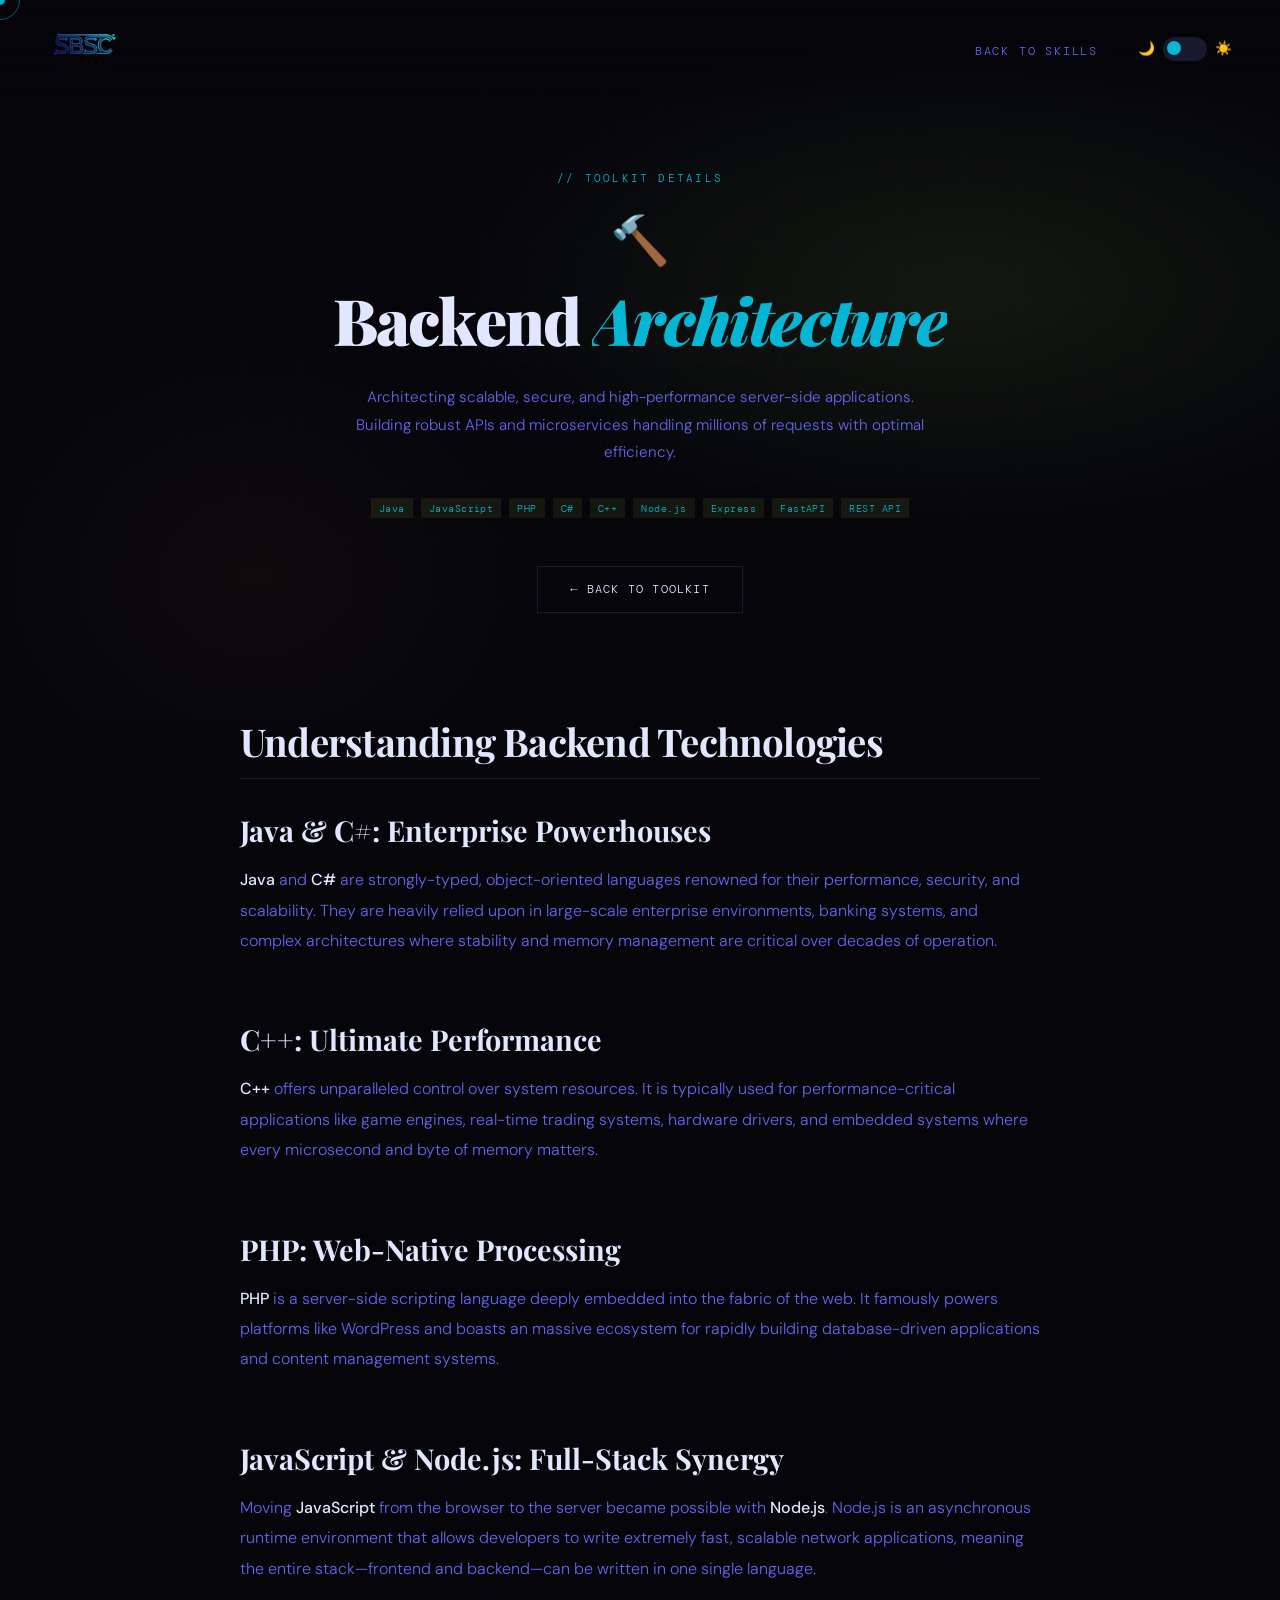
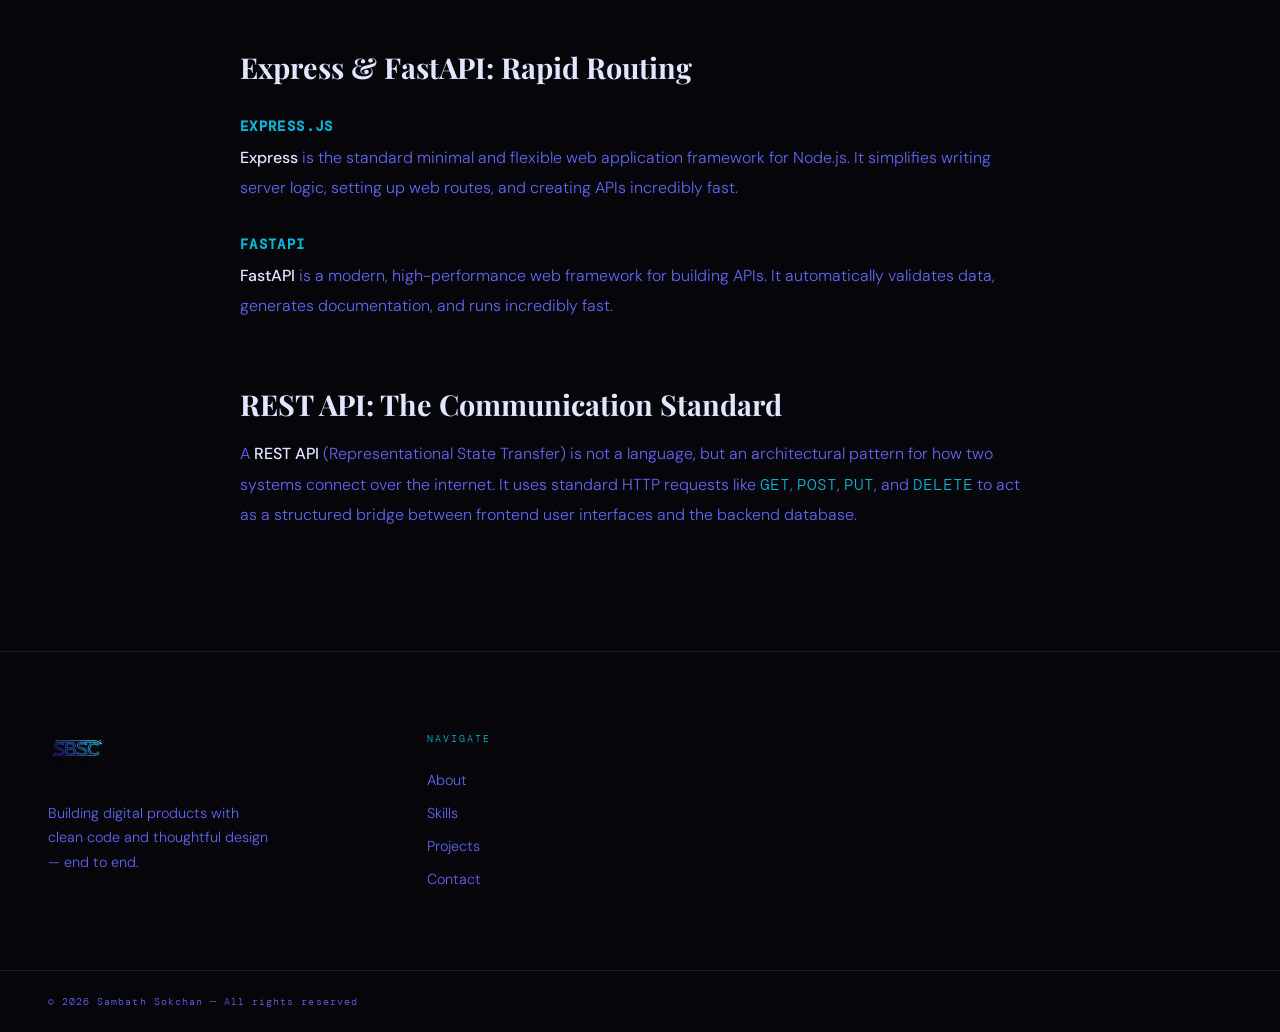
<file: skills/backend.html>
<!DOCTYPE html>
<html lang="en" data-theme="dark">
<head>
<meta charset="UTF-8"/>
<meta name="viewport" content="width=device-width, initial-scale=1.0"/>
<title>Backend Details — Portfolio</title>
<link rel="preconnect" href="https://fonts.googleapis.com">
<link rel="stylesheet" href="../style.css?v=3"/>
<link href="https://fonts.googleapis.com/css2?family=Playfair+Display:ital,wght@0,400;0,700;0,900;1,400&family=DM+Mono:wght@300;400;500&family=DM+Sans:wght@300;400;500&display=swap" rel="stylesheet">
</head>
<body>

<div class="cursor" id="cursor"></div>
<div class="cursor-ring" id="cursorRing"></div>

<nav>
  <div class="container nav-inner">
    <a href="../index.html" class="nav-logo">
      <img src="../Logo.png" alt="SBSC Programming" onerror="this.style.display='none'; this.nextElementSibling.style.display='block';">
      <span style="display:none">SBSC</span>
    </a>
    <div class="nav-right">
      <ul class="nav-links">
        <li><a href="../index.html#skills" data-magnetic>Back to Skills</a></li>
      </ul>
      <div class="theme-toggle" id="themeToggle" title="Toggle theme">
        <span class="toggle-icon">&#127769;</span>
        <div class="toggle-switch"></div>
        <span class="toggle-icon">&#9728;&#65039;</span>
      </div>
    </div>
  </div>
</nav>

<section id="hero" style="min-height: 80vh;">
  <div class="hero-bg"></div>
  <div class="hero-grid"></div>
  <div class="hero-inner">
    <div class="hero-content" style="max-width: 800px; margin: 0 auto; text-align: center;">
      <p class="hero-tag">// Toolkit Details</p>
      <div class="skill-group-icon reveal" style="font-size: 3rem; margin-bottom: 1rem;">&#128296;</div>
      <h1 class="hero-name split-text" style="font-size: clamp(2.5rem, 5vw, 4rem);">Backend <em>Architecture</em></h1>
      <p class="hero-desc reveal" style="margin: 2rem auto; max-width: 600px;">Architecting scalable, secure, and high-performance server-side applications. Building robust APIs and microservices handling millions of requests with optimal efficiency.</p>
      
      <div class="project-stack reveal" style="justify-content: center; margin-bottom: 3rem;">
        <span class="project-tech">Java</span>
        <span class="project-tech">JavaScript</span>
        <span class="project-tech">PHP</span>
        <span class="project-tech">C#</span>
        <span class="project-tech">C++</span>
        <span class="project-tech">Node.js</span>
        <span class="project-tech">Express</span>
        <span class="project-tech">FastAPI</span>
        <span class="project-tech">REST API</span>
      </div>
      
      <div class="hero-cta reveal" style="justify-content: center;">
        <a href="../index.html#skills" class="btn-outline" data-magnetic>&#8592; Back to Toolkit</a>
      </div>
    </div>
  </div>
</section>

<section id="tech-details" style="padding-top: 0; padding-bottom: 6rem;">
  <div class="container" style="max-width: 800px; margin: 0 auto;">
    <h2 class="section-title" style="font-size: clamp(1.5rem, 3vw, 2.5rem); margin-bottom: 2rem; border-bottom: 1px solid var(--border); padding-bottom: 1rem;">Understanding Backend Technologies</h2>

    <div class="reveal" style="margin-bottom: 4rem;">
      <h3 style="font-family: 'Playfair Display', serif; font-size: 1.8rem; margin-bottom: 1rem;">Java & C#: Enterprise Powerhouses</h3>
      <p style="color: var(--muted); line-height: 1.9; font-size: 1rem; margin-bottom: 1.5rem;">
        <strong style="color: var(--text); font-weight: 500;">Java</strong> and <strong style="color: var(--text); font-weight: 500;">C#</strong> are strongly-typed, object-oriented languages renowned for their performance, security, and scalability. They are heavily relied upon in large-scale enterprise environments, banking systems, and complex architectures where stability and memory management are critical over decades of operation.
      </p>
    </div>

    <div class="reveal" style="margin-top: 4rem;">
      <h3 style="font-family: 'Playfair Display', serif; font-size: 1.8rem; margin-bottom: 1rem;">C++: Ultimate Performance</h3>
      <p style="color: var(--muted); line-height: 1.9; font-size: 1rem; margin-bottom: 1.5rem;">
        <strong style="color: var(--text); font-weight: 500;">C++</strong> offers unparalleled control over system resources. It is typically used for performance-critical applications like game engines, real-time trading systems, hardware drivers, and embedded systems where every microsecond and byte of memory matters.
      </p>
    </div>

    <div class="reveal" style="margin-top: 4rem;">
      <h3 style="font-family: 'Playfair Display', serif; font-size: 1.8rem; margin-bottom: 1rem;">PHP: Web-Native Processing</h3>
      <p style="color: var(--muted); line-height: 1.9; font-size: 1rem; margin-bottom: 1.5rem;">
        <strong style="color: var(--text); font-weight: 500;">PHP</strong> is a server-side scripting language deeply embedded into the fabric of the web. It famously powers platforms like WordPress and boasts an massive ecosystem for rapidly building database-driven applications and content management systems.
      </p>
    </div>

    <div class="reveal" style="margin-top: 4rem;">
      <h3 style="font-family: 'Playfair Display', serif; font-size: 1.8rem; margin-bottom: 1rem;">JavaScript & Node.js: Full-Stack Synergy</h3>
      <p style="color: var(--muted); line-height: 1.9; font-size: 1rem; margin-bottom: 1.5rem;">
        Moving <strong style="color: var(--text); font-weight: 500;">JavaScript</strong> from the browser to the server became possible with <strong style="color: var(--text); font-weight: 500;">Node.js</strong>. Node.js is an asynchronous runtime environment that allows developers to write extremely fast, scalable network applications, meaning the entire stack—frontend and backend—can be written in one single language.
      </p>
    </div>

    <div class="reveal" style="margin-top: 4rem;">
      <h3 style="font-family: 'Playfair Display', serif; font-size: 1.8rem; margin-bottom: 1rem;">Express & FastAPI: Rapid Routing</h3>
      <h4 style="font-family: 'DM Mono', monospace; font-size: 0.85rem; letter-spacing: 0.1em; color: var(--accent); margin-top: 2rem; margin-bottom: 0.5rem; text-transform: uppercase;">Express.js</h4>
      <p style="color: var(--muted); line-height: 1.9; font-size: 1rem; margin-bottom: 1.5rem;">
        <strong style="color: var(--text); font-weight: 500;">Express</strong> is the standard minimal and flexible web application framework for Node.js. It simplifies writing server logic, setting up web routes, and creating APIs incredibly fast.
      </p>
      
      <h4 style="font-family: 'DM Mono', monospace; font-size: 0.85rem; letter-spacing: 0.1em; color: var(--accent); margin-top: 2rem; margin-bottom: 0.5rem; text-transform: uppercase;">FastAPI</h4>
      <p style="color: var(--muted); line-height: 1.9; font-size: 1rem; margin-bottom: 1.5rem;">
        <strong style="color: var(--text); font-weight: 500;">FastAPI</strong> is a modern, high-performance web framework for building APIs. It automatically validates data, generates documentation, and runs incredibly fast.
      </p>
    </div>

    <div class="reveal" style="margin-top: 4rem;">
      <h3 style="font-family: 'Playfair Display', serif; font-size: 1.8rem; margin-bottom: 1rem;">REST API: The Communication Standard</h3>
      <p style="color: var(--muted); line-height: 1.9; font-size: 1rem; margin-bottom: 1.5rem;">
        A <strong style="color: var(--text); font-weight: 500;">REST API</strong> (Representational State Transfer) is not a language, but an architectural pattern for how two systems connect over the internet. It uses standard HTTP requests like <code style="font-family: 'DM Mono', monospace; color: var(--accent);">GET</code>, <code style="font-family: 'DM Mono', monospace; color: var(--accent);">POST</code>, <code style="font-family: 'DM Mono', monospace; color: var(--accent);">PUT</code>, and <code style="font-family: 'DM Mono', monospace; color: var(--accent);">DELETE</code> to act as a structured bridge between frontend user interfaces and the backend database.
      </p>
    </div>

  </div>
</section>

<footer>
  <div class="footer-top">
    <div class="container footer-top-grid">
      <div class="footer-brand">
      <div class="footer-logo">
        <img src="../Logo.png" alt="SBSC" style="height: 40px;" onerror="this.onerror=null; this.src=''; this.alt='SBSC';">
      </div>
      <p class="footer-tagline">Building digital products with clean code and thoughtful design — end to end.</p>
    </div>
    <div class="footer-col">
      <div class="footer-col-title">Navigate</div>
      <ul class="footer-links">
        <li><a href="../index.html#about">About</a></li>
        <li><a href="../index.html#skills">Skills</a></li>
        <li><a href="../index.html#projects">Projects</a></li>
        <li><a href="../index.html#contact">Contact</a></li>
      </ul>
    </div>
    </div>
  </div>
  <div class="footer-bottom">
    <div class="container footer-bottom-inner">
      <span class="footer-copy">&copy; 2026 Sambath Sokchan &mdash; All rights reserved</span>
    </div>
  </div>
</footer>
<script src="../script.js"></script>
</body>
</html>
</file>
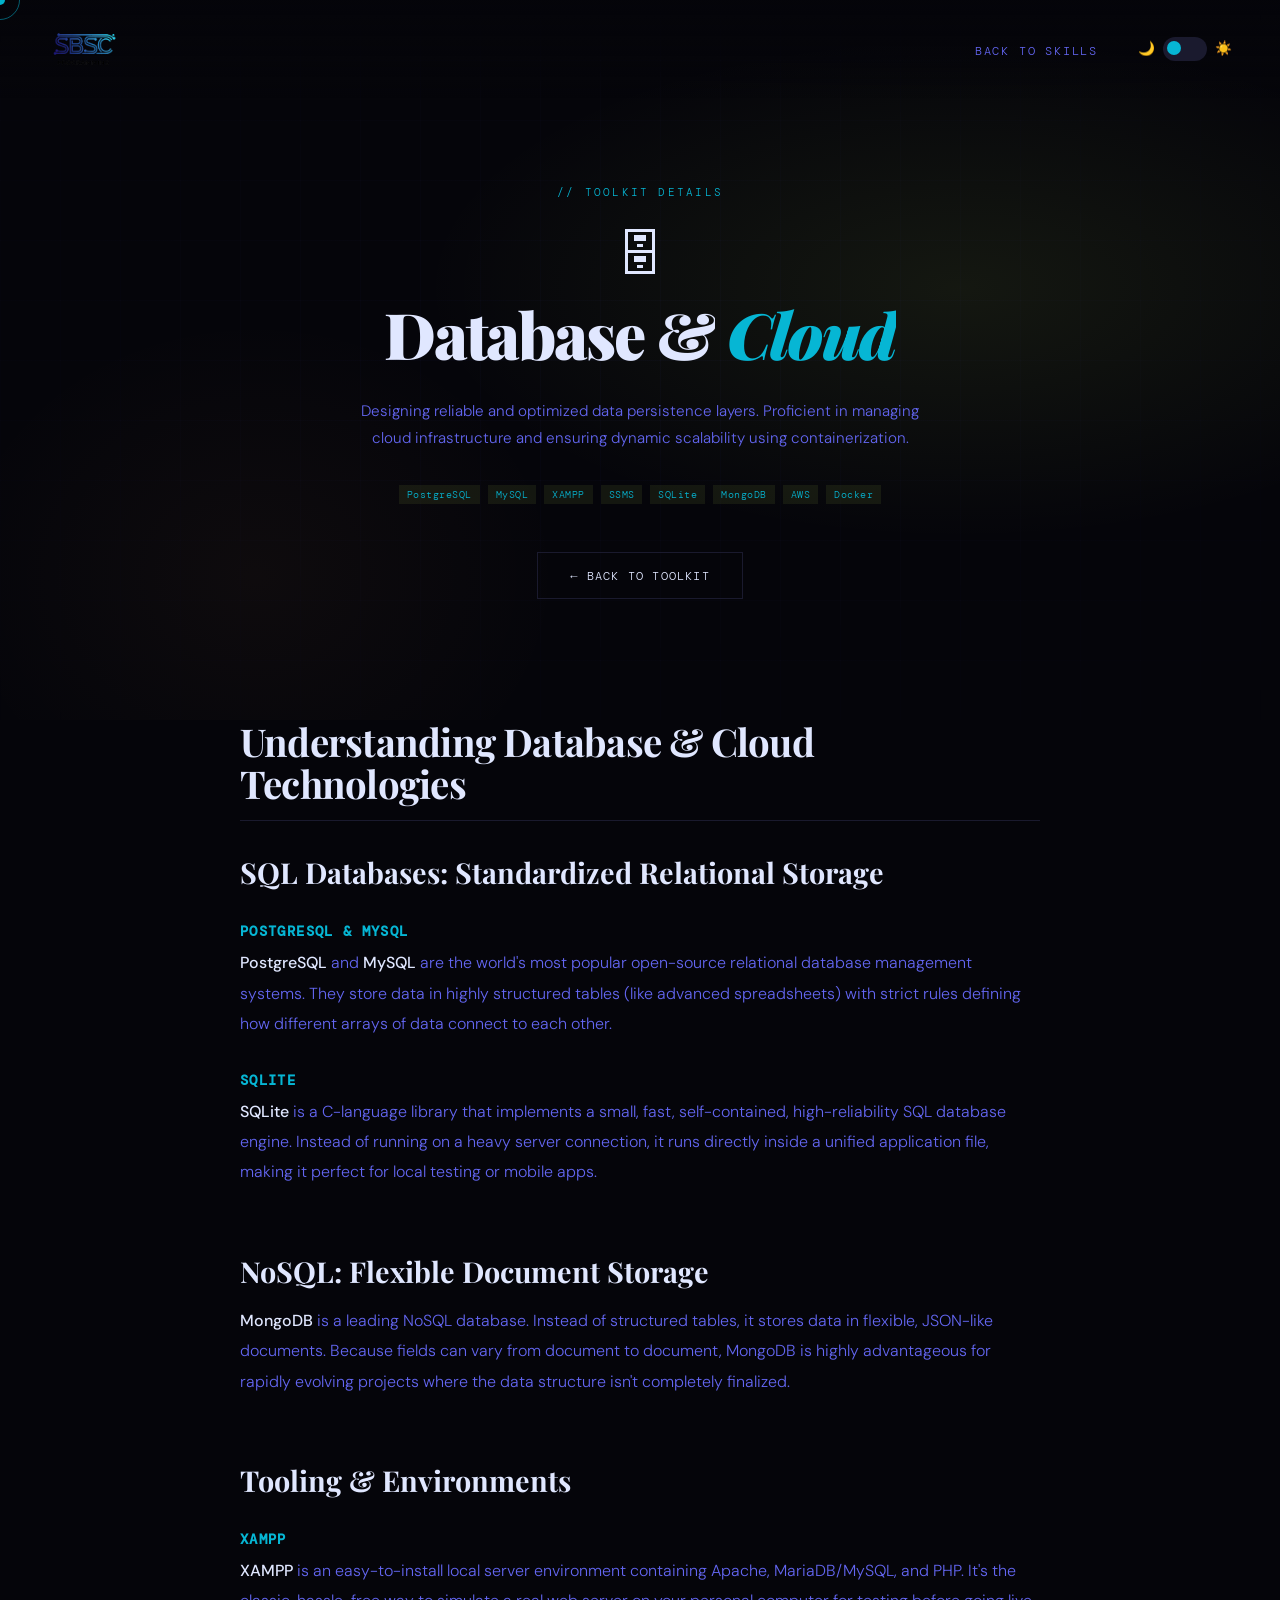
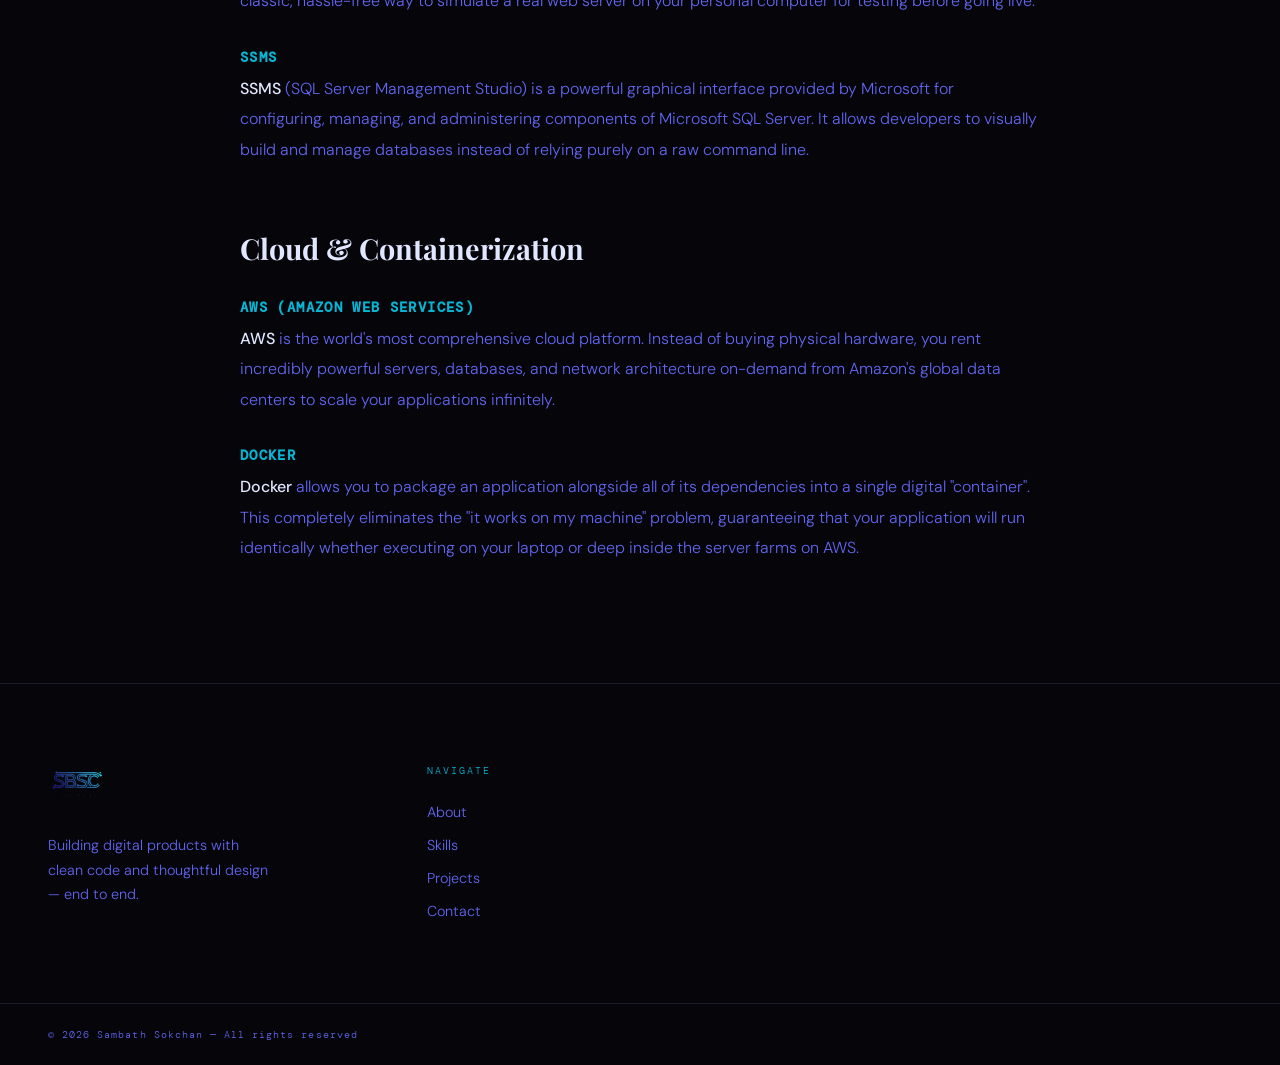
<file: skills/database.html>
<!DOCTYPE html>
<html lang="en" data-theme="dark">

<head>
  <meta charset="UTF-8" />
  <meta name="viewport" content="width=device-width, initial-scale=1.0" />
  <title>Database Details — Portfolio</title>
  <link rel="preconnect" href="https://fonts.googleapis.com">
  <link rel="stylesheet" href="../style.css?v=3" />
  <link
    href="https://fonts.googleapis.com/css2?family=Playfair+Display:ital,wght@0,400;0,700;0,900;1,400&family=DM+Mono:wght@300;400;500&family=DM+Sans:wght@300;400;500&display=swap"
    rel="stylesheet">
</head>

<body>

  <div class="cursor" id="cursor"></div>
  <div class="cursor-ring" id="cursorRing"></div>

  <nav>
    <div class="container nav-inner">
      <a href="../index.html" class="nav-logo">
        <img src="../Logo.png" alt="SBSC Programming"
          onerror="this.style.display='none'; this.nextElementSibling.style.display='block';">
        <span style="display:none">SBSC</span>
      </a>
      <div class="nav-right">
        <ul class="nav-links">
          <li><a href="../index.html#skills" data-magnetic>Back to Skills</a></li>
        </ul>
        <div class="theme-toggle" id="themeToggle" title="Toggle theme">
          <span class="toggle-icon">&#127769;</span>
          <div class="toggle-switch"></div>
          <span class="toggle-icon">&#9728;&#65039;</span>
        </div>
      </div>
    </div>
  </nav>

  <section id="hero" style="min-height: 80vh;">
    <div class="hero-bg"></div>
    <div class="hero-grid"></div>
    <div class="hero-inner">
      <div class="hero-content" style="max-width: 800px; margin: 0 auto; text-align: center;">
        <p class="hero-tag">// Toolkit Details</p>
        <div class="skill-group-icon reveal" style="font-size: 3rem; margin-bottom: 1rem;">&#128452;</div>
        <h1 class="hero-name split-text" style="font-size: clamp(2.5rem, 5vw, 4rem);">Database &amp; <em>Cloud</em></h1>
        <p class="hero-desc reveal" style="margin: 2rem auto; max-width: 600px;">Designing reliable and optimized data
          persistence layers. Proficient in managing cloud infrastructure and ensuring dynamic scalability using
          containerization.</p>
        <div class="project-stack reveal" style="justify-content: center; margin-bottom: 3rem;">
          <span class="project-tech">PostgreSQL</span>
          <span class="project-tech">MySQL</span>
          <span class="project-tech">XAMPP</span>
          <span class="project-tech">SSMS</span>
          <span class="project-tech">SQLite</span>
          <span class="project-tech">MongoDB</span>
          <span class="project-tech">AWS</span>
          <span class="project-tech">Docker</span>
        </div>

        <div class="hero-cta reveal" style="justify-content: center;">
          <a href="../index.html#skills" class="btn-outline" data-magnetic>&#8592; Back to Toolkit</a>
        </div>
      </div>
    </div>
  </section>

  <section id="tech-details" style="padding-top: 0; padding-bottom: 6rem;">
    <div class="container" style="max-width: 800px; margin: 0 auto;">
      <h2 class="section-title"
        style="font-size: clamp(1.5rem, 3vw, 2.5rem); margin-bottom: 2rem; border-bottom: 1px solid var(--border); padding-bottom: 1rem;">
        Understanding Database & Cloud Technologies</h2>

      <div class="reveal" style="margin-bottom: 4rem;">
        <h3 style="font-family: 'Playfair Display', serif; font-size: 1.8rem; margin-bottom: 1rem;">SQL Databases:
          Standardized Relational Storage</h3>
        <h4
          style="font-family: 'DM Mono', monospace; font-size: 0.85rem; letter-spacing: 0.1em; color: var(--accent); margin-top: 2rem; margin-bottom: 0.5rem; text-transform: uppercase;">
          PostgreSQL & MySQL</h4>
        <p style="color: var(--muted); line-height: 1.9; font-size: 1rem; margin-bottom: 1.5rem;">
          <strong style="color: var(--text); font-weight: 500;">PostgreSQL</strong> and <strong
            style="color: var(--text); font-weight: 500;">MySQL</strong> are the world's most popular open-source
          relational database management systems. They store data in highly structured tables (like advanced
          spreadsheets) with strict rules defining how different arrays of data connect to each other.
        </p>

        <h4
          style="font-family: 'DM Mono', monospace; font-size: 0.85rem; letter-spacing: 0.1em; color: var(--accent); margin-top: 2rem; margin-bottom: 0.5rem; text-transform: uppercase;">
          SQLite</h4>
        <p style="color: var(--muted); line-height: 1.9; font-size: 1rem; margin-bottom: 1.5rem;">
          <strong style="color: var(--text); font-weight: 500;">SQLite</strong> is a C-language library that implements
          a small, fast, self-contained, high-reliability SQL database engine. Instead of running on a heavy server
          connection, it runs directly inside a unified application file, making it perfect for local testing or mobile
          apps.
        </p>
      </div>

      <div class="reveal" style="margin-top: 4rem;">
        <h3 style="font-family: 'Playfair Display', serif; font-size: 1.8rem; margin-bottom: 1rem;">NoSQL: Flexible
          Document Storage</h3>
        <p style="color: var(--muted); line-height: 1.9; font-size: 1rem; margin-bottom: 1.5rem;">
          <strong style="color: var(--text); font-weight: 500;">MongoDB</strong> is a leading NoSQL database. Instead of
          structured tables, it stores data in flexible, JSON-like documents. Because fields can vary from document to
          document, MongoDB is highly advantageous for rapidly evolving projects where the data structure isn't
          completely finalized.
        </p>
      </div>

      <div class="reveal" style="margin-top: 4rem;">
        <h3 style="font-family: 'Playfair Display', serif; font-size: 1.8rem; margin-bottom: 1rem;">Tooling &
          Environments</h3>
        <h4
          style="font-family: 'DM Mono', monospace; font-size: 0.85rem; letter-spacing: 0.1em; color: var(--accent); margin-top: 2rem; margin-bottom: 0.5rem; text-transform: uppercase;">
          XAMPP</h4>
        <p style="color: var(--muted); line-height: 1.9; font-size: 1rem; margin-bottom: 1.5rem;">
          <strong style="color: var(--text); font-weight: 500;">XAMPP</strong> is an easy-to-install local server
          environment containing Apache, MariaDB/MySQL, and PHP. It's the classic, hassle-free way to simulate a real
          web server on your personal computer for testing before going live.
        </p>

        <h4
          style="font-family: 'DM Mono', monospace; font-size: 0.85rem; letter-spacing: 0.1em; color: var(--accent); margin-top: 2rem; margin-bottom: 0.5rem; text-transform: uppercase;">
          SSMS</h4>
        <p style="color: var(--muted); line-height: 1.9; font-size: 1rem; margin-bottom: 1.5rem;">
          <strong style="color: var(--text); font-weight: 500;">SSMS</strong> (SQL Server Management Studio) is a
          powerful graphical interface provided by Microsoft for configuring, managing, and administering components of
          Microsoft SQL Server. It allows developers to visually build and manage databases instead of relying purely on
          a raw command line.
        </p>
      </div>

      <div class="reveal" style="margin-top: 4rem;">
        <h3 style="font-family: 'Playfair Display', serif; font-size: 1.8rem; margin-bottom: 1rem;">Cloud &
          Containerization</h3>
        <h4
          style="font-family: 'DM Mono', monospace; font-size: 0.85rem; letter-spacing: 0.1em; color: var(--accent); margin-top: 2rem; margin-bottom: 0.5rem; text-transform: uppercase;">
          AWS (Amazon Web Services)</h4>
        <p style="color: var(--muted); line-height: 1.9; font-size: 1rem; margin-bottom: 1.5rem;">
          <strong style="color: var(--text); font-weight: 500;">AWS</strong> is the world's most comprehensive cloud
          platform. Instead of buying physical hardware, you rent incredibly powerful servers, databases, and network
          architecture on-demand from Amazon's global data centers to scale your applications infinitely.
        </p>

        <h4
          style="font-family: 'DM Mono', monospace; font-size: 0.85rem; letter-spacing: 0.1em; color: var(--accent); margin-top: 2rem; margin-bottom: 0.5rem; text-transform: uppercase;">
          Docker</h4>
        <p style="color: var(--muted); line-height: 1.9; font-size: 1rem; margin-bottom: 1.5rem;">
          <strong style="color: var(--text); font-weight: 500;">Docker</strong> allows you to package an application
          alongside all of its dependencies into a single digital "container". This completely eliminates the "it works
          on my machine" problem, guaranteeing that your application will run identically whether executing on your
          laptop or deep inside the server farms on AWS.
        </p>
      </div>

    </div>
  </section>

  <footer>
    <div class="footer-top">
      <div class="container footer-top-grid">
        <div class="footer-brand">
          <div class="footer-logo">
            <img src="../Logo.png" alt="SBSC" style="height: 40px;"
              onerror="this.onerror=null; this.src=''; this.alt='SBSC';">
          </div>
          <p class="footer-tagline">Building digital products with clean code and thoughtful design — end to end.</p>
        </div>
        <div class="footer-col">
          <div class="footer-col-title">Navigate</div>
          <ul class="footer-links">
            <li><a href="../index.html#about">About</a></li>
            <li><a href="../index.html#skills">Skills</a></li>
            <li><a href="../index.html#projects">Projects</a></li>
            <li><a href="../index.html#contact">Contact</a></li>
          </ul>
        </div>
      </div>
    </div>
    <div class="footer-bottom">
      <div class="container footer-bottom-inner">
        <span class="footer-copy">&copy; 2026 Sambath Sokchan &mdash; All rights reserved</span>
      </div>
    </div>
  </footer>
  <script src="../script.js"></script>
</body>

</html>
</file>
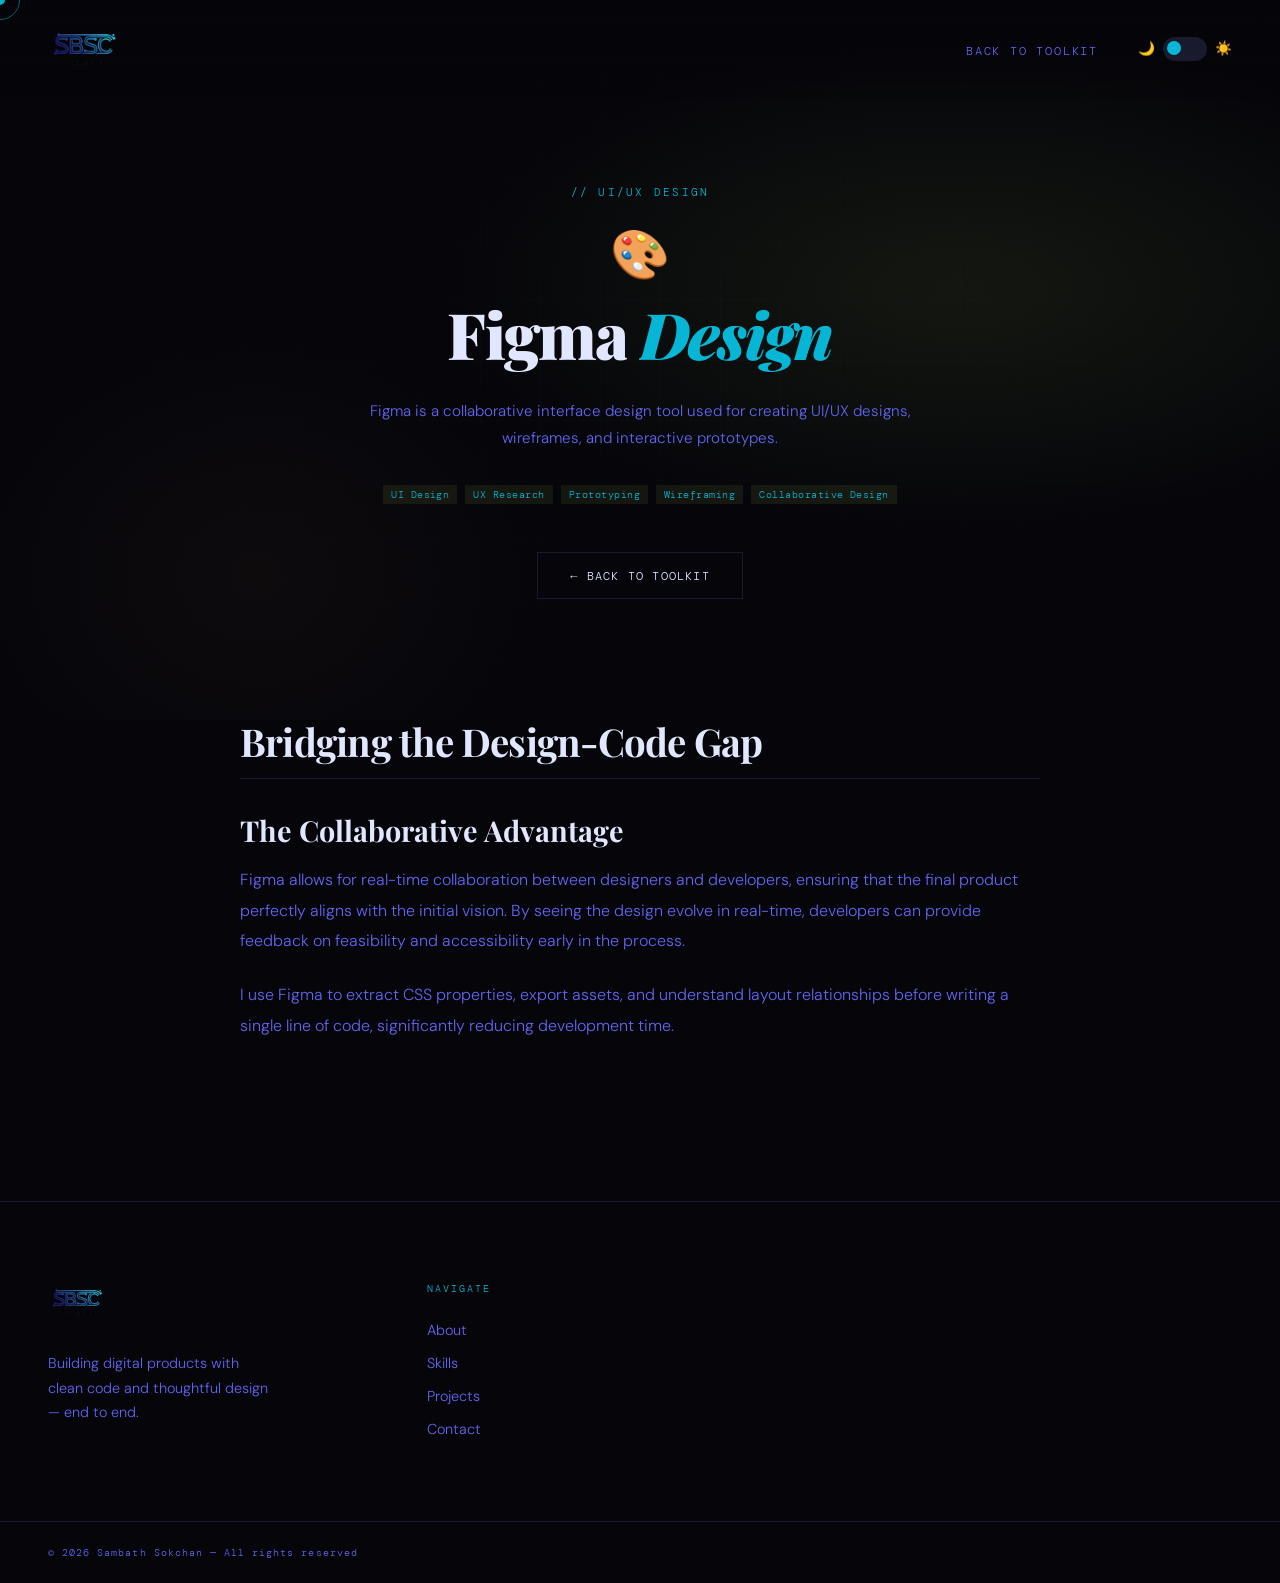
<file: skills/figma.html>
<!DOCTYPE html>
<html lang="en" data-theme="dark">
<head>
<meta charset="UTF-8"/>
<meta name="viewport" content="width=device-width, initial-scale=1.0"/>
<title>Figma Design — SBSC Programming</title>
<link rel="preconnect" href="https://fonts.googleapis.com">
<link rel="stylesheet" href="../style.css?v=3"/>
<link href="https://fonts.googleapis.com/css2?family=Playfair+Display:ital,wght@0,400;0,700;0,900;1,400&family=DM+Mono:wght@300;400;500&family=DM+Sans:wght@300;400;500&display=swap" rel="stylesheet">
</head>
<body>

<div class="cursor" id="cursor"></div>
<div class="cursor-ring" id="cursorRing"></div>

<nav>
  <div class="container nav-inner">
    <a href="../index.html" class="nav-logo">
      <img src="../Logo.png" alt="SBSC Programming" onerror="this.style.display='none'; this.nextElementSibling.style.display='block';">
      <span style="display:none">SBSC</span>
    </a>
    <div class="nav-right">
      <ul class="nav-links">
        <li><a href="../index.html#skills" data-magnetic>Back to Toolkit</a></li>
      </ul>
      <div class="theme-toggle" id="themeToggle" title="Toggle theme">
        <span class="toggle-icon">&#127769;</span>
        <div class="toggle-switch"></div>
        <span class="toggle-icon">&#9728;&#65039;</span>
      </div>
    </div>
  </div>
</nav>

<section id="hero" style="min-height: 80vh;">
  <div class="hero-bg"></div>
  <div class="hero-grid"></div>
  <div class="hero-inner">
    <div class="hero-content" style="max-width: 800px; margin: 0 auto; text-align: center;">
      <p class="hero-tag">// UI/UX Design</p>
      <div class="skill-group-icon reveal" style="font-size: 3rem; margin-bottom: 1rem;">&#127912;</div>
      <h1 class="hero-name split-text" style="font-size: clamp(2.5rem, 5vw, 4rem);">Figma <em>Design</em></h1>
      <p class="hero-desc reveal" style="margin: 2rem auto; max-width: 600px;">Figma is a collaborative interface design tool used for creating UI/UX designs, wireframes, and interactive prototypes.</p>
      
      <div class="project-stack reveal" style="justify-content: center; margin-bottom: 3rem;">
        <span class="project-tech">UI Design</span>
        <span class="project-tech">UX Research</span>
        <span class="project-tech">Prototyping</span>
        <span class="project-tech">Wireframing</span>
        <span class="project-tech">Collaborative Design</span>
      </div>
      
      <div class="hero-cta reveal" style="justify-content: center;">
        <a href="../index.html#skills" class="btn-outline" data-magnetic>&#8592; Back to Toolkit</a>
      </div>
    </div>
  </div>
</section>

<section id="tech-details" style="padding-top: 0; padding-bottom: 6rem;">
  <div class="container" style="max-width: 800px; margin: 0 auto;">
    <h2 class="section-title" style="font-size: clamp(1.5rem, 3vw, 2.5rem); margin-bottom: 2rem; border-bottom: 1px solid var(--border); padding-bottom: 1rem;">Bridging the Design-Code Gap</h2>

    <div class="reveal" style="margin-bottom: 4rem;">
      <h3 style="font-family: 'Playfair Display', serif; font-size: 1.8rem; margin-bottom: 1rem;">The Collaborative Advantage</h3>
      <p style="color: var(--muted); line-height: 1.9; font-size: 1rem; margin-bottom: 1.5rem;">
        Figma allows for real-time collaboration between designers and developers, ensuring that the final product perfectly aligns with the initial vision. By seeing the design evolve in real-time, developers can provide feedback on feasibility and accessibility early in the process.
      </p>
      <p style="color: var(--muted); line-height: 1.9; font-size: 1rem; margin-bottom: 1.5rem;">
        I use Figma to extract CSS properties, export assets, and understand layout relationships before writing a single line of code, significantly reducing development time.
      </p>
    </div>
  </div>
</section>

<footer>
  <div class="footer-top">
    <div class="container footer-top-grid">
    <div class="footer-brand">
      <div class="footer-logo">
        <img src="../Logo.png" alt="SBSC" style="height: 40px;" onerror="this.onerror=null; this.src=''; this.alt='SBSC';">
      </div>
      <p class="footer-tagline">Building digital products with clean code and thoughtful design — end to end.</p>
    </div>
    <div class="footer-col">
      <div class="footer-col-title">Navigate</div>
      <ul class="footer-links">
        <li><a href="../index.html#about">About</a></li>
        <li><a href="../index.html#skills">Skills</a></li>
        <li><a href="../index.html#projects">Projects</a></li>
        <li><a href="../index.html#contact">Contact</a></li>
      </ul>
    </div>
    </div>
  </div>
  <div class="footer-bottom">
    <div class="container footer-bottom-inner">
      <span class="footer-copy">&copy; 2026 Sambath Sokchan &mdash; All rights reserved</span>
    </div>
  </div>
</footer>
<script src="../script.js"></script>
</body>
</html>
</file>
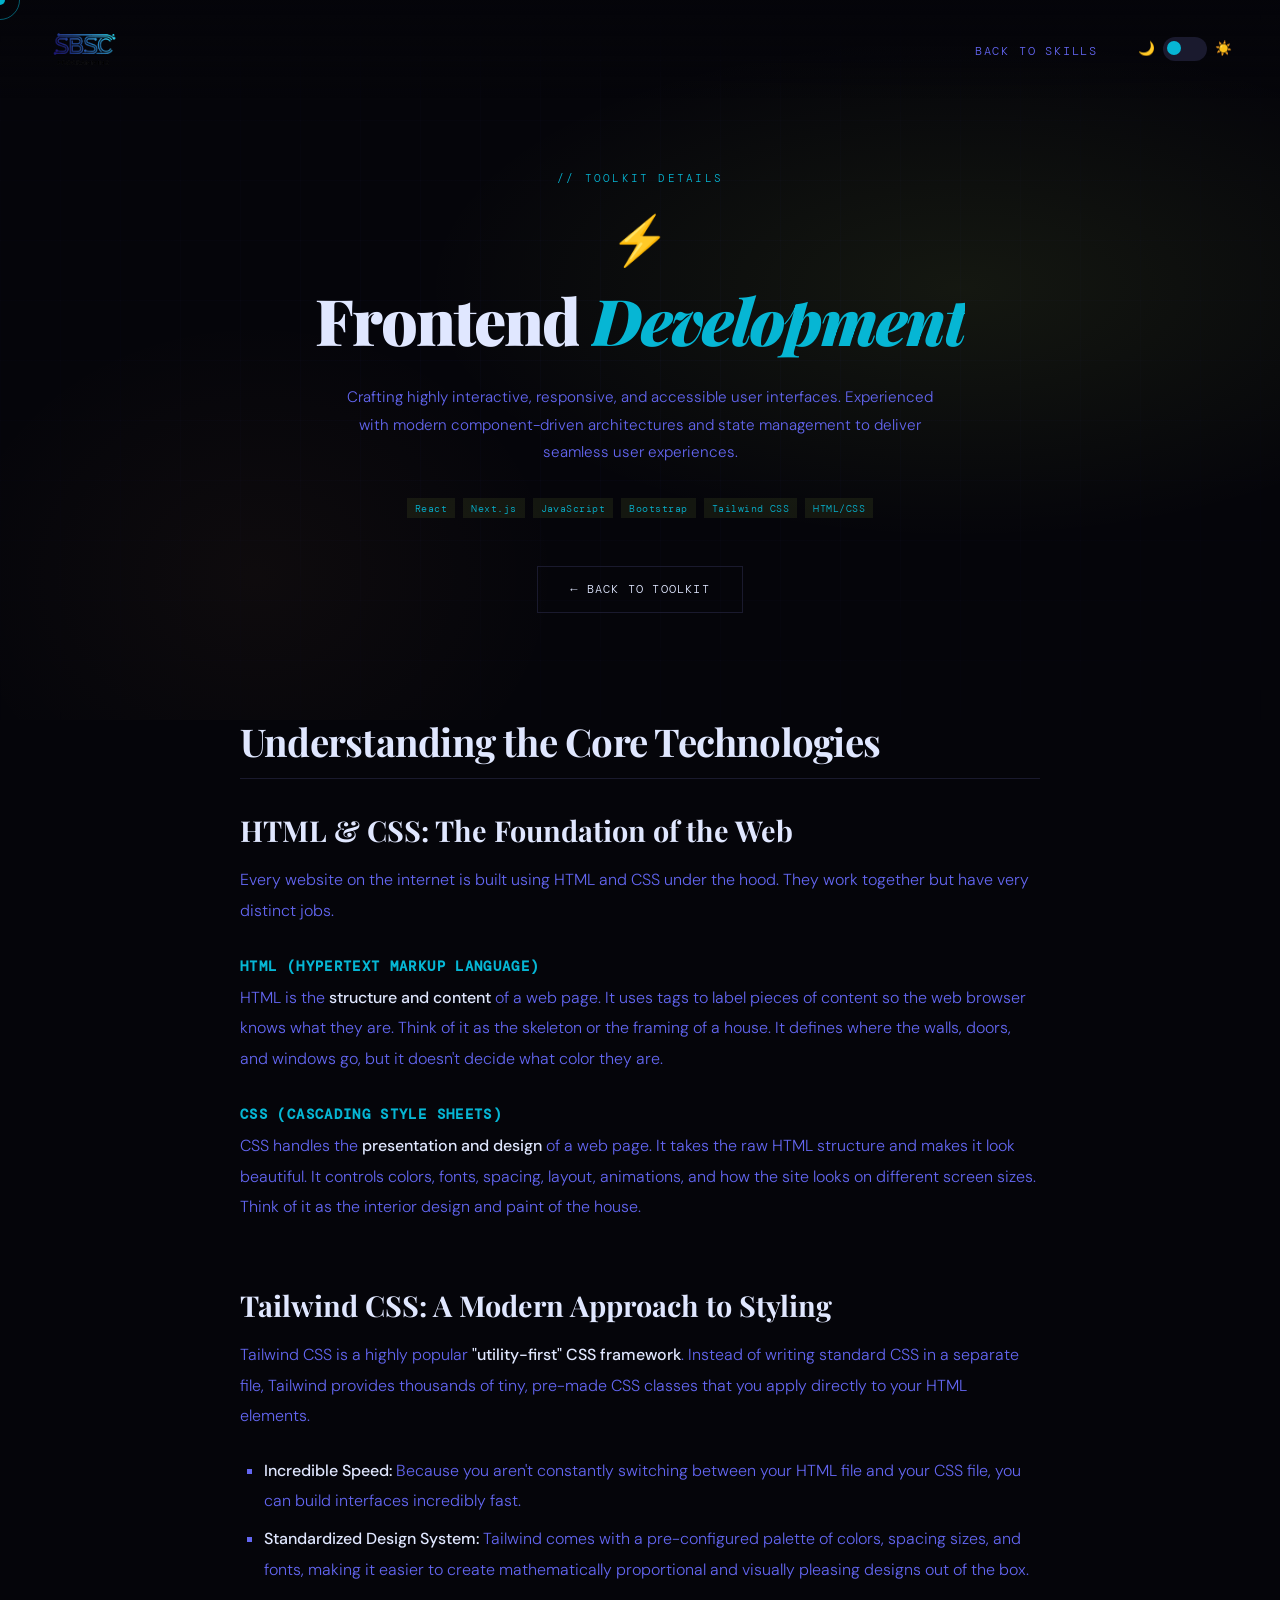
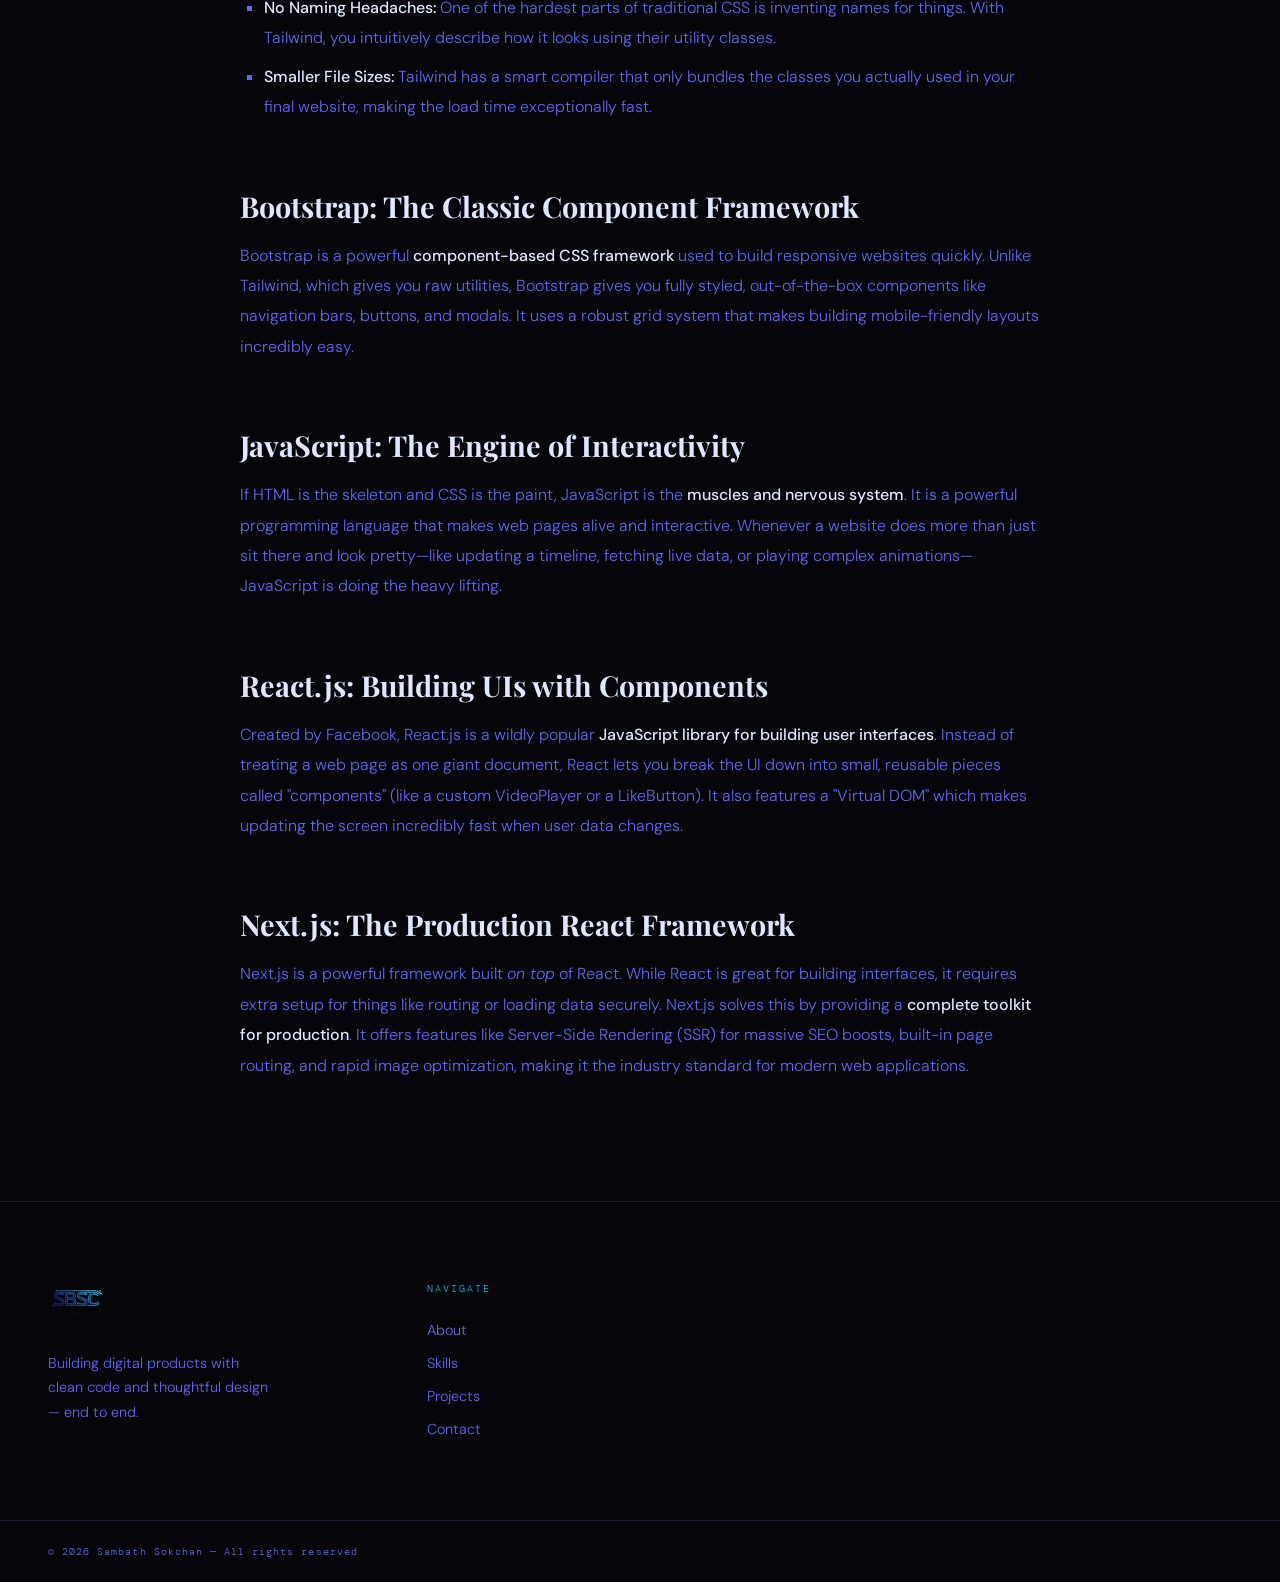
<file: skills/frontend.html>
<!DOCTYPE html>
<html lang="en" data-theme="dark">
<head>
<meta charset="UTF-8"/>
<meta name="viewport" content="width=device-width, initial-scale=1.0"/>
<title>Frontend Details — Portfolio</title>
<link rel="preconnect" href="https://fonts.googleapis.com">
<link rel="stylesheet" href="../style.css?v=3"/>
<link href="https://fonts.googleapis.com/css2?family=Playfair+Display:ital,wght@0,400;0,700;0,900;1,400&family=DM+Mono:wght@300;400;500&family=DM+Sans:wght@300;400;500&display=swap" rel="stylesheet">
</head>
<body>

<div class="cursor" id="cursor"></div>
<div class="cursor-ring" id="cursorRing"></div>

<nav>
  <div class="container nav-inner">
    <a href="../index.html" class="nav-logo">
      <img src="../Logo.png" alt="SBSC Programming" onerror="this.style.display='none'; this.nextElementSibling.style.display='block';">
      <span style="display:none">SBSC</span>
    </a>
    <div class="nav-right">
      <ul class="nav-links">
        <li><a href="../index.html#skills" data-magnetic>Back to Skills</a></li>
      </ul>
      <div class="theme-toggle" id="themeToggle" title="Toggle theme">
        <span class="toggle-icon">&#127769;</span>
        <div class="toggle-switch"></div>
        <span class="toggle-icon">&#9728;&#65039;</span>
      </div>
    </div>
  </div>
</nav>

<section id="hero" style="min-height: 80vh;">
  <div class="hero-bg"></div>
  <div class="hero-grid"></div>
  <div class="hero-inner">
    <div class="hero-content" style="max-width: 800px; margin: 0 auto; text-align: center;">
      <p class="hero-tag">// Toolkit Details</p>
      <div class="skill-group-icon reveal" style="font-size: 3rem; margin-bottom: 1rem;">&#9889;</div>
      <h1 class="hero-name split-text" style="font-size: clamp(2.5rem, 5vw, 4rem);">Frontend <em>Development</em></h1>
      <p class="hero-desc reveal" style="margin: 2rem auto; max-width: 600px;">Crafting highly interactive, responsive, and accessible user interfaces. Experienced with modern component-driven architectures and state management to deliver seamless user experiences.</p>
      
      <div class="project-stack reveal" style="justify-content: center; margin-bottom: 3rem;">
        <span class="project-tech">React</span>
        <span class="project-tech">Next.js</span>
        <span class="project-tech">JavaScript</span>
        <span class="project-tech">Bootstrap</span>
        <span class="project-tech">Tailwind CSS</span>
        <span class="project-tech">HTML/CSS</span>
      </div>
      
      <div class="hero-cta reveal" style="justify-content: center;">
        <a href="../index.html#skills" class="btn-outline" data-magnetic>&#8592; Back to Toolkit</a>
      </div>
    </div>
  </div>
</section>

<section id="tech-details" style="padding-top: 0; padding-bottom: 6rem;">
  <div class="container" style="max-width: 800px; margin: 0 auto;">
    <h2 class="section-title" style="font-size: clamp(1.5rem, 3vw, 2.5rem); margin-bottom: 2rem; border-bottom: 1px solid var(--border); padding-bottom: 1rem;">Understanding the Core Technologies</h2>
    
    <div style="margin-bottom: 4rem;" class="reveal">
      <h3 style="font-family: 'Playfair Display', serif; font-size: 1.8rem; margin-bottom: 1rem;">HTML & CSS: The Foundation of the Web</h3>
      <p style="color: var(--muted); line-height: 1.9; font-size: 1rem; margin-bottom: 1.5rem;">
        Every website on the internet is built using HTML and CSS under the hood. They work together but have very distinct jobs.
      </p>
      
      <h4 style="font-family: 'DM Mono', monospace; font-size: 0.85rem; letter-spacing: 0.1em; color: var(--accent); margin-top: 2rem; margin-bottom: 0.5rem; text-transform: uppercase;">HTML (HyperText Markup Language)</h4>
      <p style="color: var(--muted); line-height: 1.9; font-size: 1rem; margin-bottom: 1.5rem;">
        HTML is the <strong style="color: var(--text); font-weight: 500;">structure and content</strong> of a web page. It uses tags to label pieces of content so the web browser knows what they are. Think of it as the skeleton or the framing of a house. It defines where the walls, doors, and windows go, but it doesn't decide what color they are.
      </p>
      
      <h4 style="font-family: 'DM Mono', monospace; font-size: 0.85rem; letter-spacing: 0.1em; color: var(--accent); margin-top: 2rem; margin-bottom: 0.5rem; text-transform: uppercase;">CSS (Cascading Style Sheets)</h4>
      <p style="color: var(--muted); line-height: 1.9; font-size: 1rem; margin-bottom: 1.5rem;">
        CSS handles the <strong style="color: var(--text); font-weight: 500;">presentation and design</strong> of a web page. It takes the raw HTML structure and makes it look beautiful. It controls colors, fonts, spacing, layout, animations, and how the site looks on different screen sizes. Think of it as the interior design and paint of the house.
      </p>
    </div>

    <div class="reveal">
      <h3 style="font-family: 'Playfair Display', serif; font-size: 1.8rem; margin-bottom: 1rem;">Tailwind CSS: A Modern Approach to Styling</h3>
      <p style="color: var(--muted); line-height: 1.9; font-size: 1rem; margin-bottom: 1.5rem;">
        Tailwind CSS is a highly popular <strong style="color: var(--text); font-weight: 500;">"utility-first" CSS framework</strong>. Instead of writing standard CSS in a separate file, Tailwind provides thousands of tiny, pre-made CSS classes that you apply directly to your HTML elements.
      </p>
      <ul style="color: var(--muted); line-height: 1.9; font-size: 1rem; margin-bottom: 1.5rem; padding-left: 1.5rem; list-style-type: square;">
        <li style="margin-bottom: 0.5rem;"><strong style="color: var(--text); font-weight: 500;">Incredible Speed:</strong> Because you aren't constantly switching between your HTML file and your CSS file, you can build interfaces incredibly fast.</li>
        <li style="margin-bottom: 0.5rem;"><strong style="color: var(--text); font-weight: 500;">Standardized Design System:</strong> Tailwind comes with a pre-configured palette of colors, spacing sizes, and fonts, making it easier to create mathematically proportional and visually pleasing designs out of the box.</li>
        <li style="margin-bottom: 0.5rem;"><strong style="color: var(--text); font-weight: 500;">No Naming Headaches:</strong> One of the hardest parts of traditional CSS is inventing names for things. With Tailwind, you intuitively describe how it looks using their utility classes.</li>
        <li style="margin-bottom: 0.5rem;"><strong style="color: var(--text); font-weight: 500;">Smaller File Sizes:</strong> Tailwind has a smart compiler that only bundles the classes you actually used in your final website, making the load time exceptionally fast.</li>
      </ul>
    </div>

    <div class="reveal" style="margin-top: 4rem;">
      <h3 style="font-family: 'Playfair Display', serif; font-size: 1.8rem; margin-bottom: 1rem;">Bootstrap: The Classic Component Framework</h3>
      <p style="color: var(--muted); line-height: 1.9; font-size: 1rem; margin-bottom: 1.5rem;">
        Bootstrap is a powerful <strong style="color: var(--text); font-weight: 500;">component-based CSS framework</strong> used to build responsive websites quickly. Unlike Tailwind, which gives you raw utilities, Bootstrap gives you fully styled, out-of-the-box components like navigation bars, buttons, and modals. It uses a robust grid system that makes building mobile-friendly layouts incredibly easy.
      </p>
    </div>

    <div class="reveal" style="margin-top: 4rem;">
      <h3 style="font-family: 'Playfair Display', serif; font-size: 1.8rem; margin-bottom: 1rem;">JavaScript: The Engine of Interactivity</h3>
      <p style="color: var(--muted); line-height: 1.9; font-size: 1rem; margin-bottom: 1.5rem;">
        If HTML is the skeleton and CSS is the paint, JavaScript is the <strong style="color: var(--text); font-weight: 500;">muscles and nervous system</strong>. It is a powerful programming language that makes web pages alive and interactive. Whenever a website does more than just sit there and look pretty—like updating a timeline, fetching live data, or playing complex animations—JavaScript is doing the heavy lifting.
      </p>
    </div>

    <div class="reveal" style="margin-top: 4rem;">
      <h3 style="font-family: 'Playfair Display', serif; font-size: 1.8rem; margin-bottom: 1rem;">React.js: Building UIs with Components</h3>
      <p style="color: var(--muted); line-height: 1.9; font-size: 1rem; margin-bottom: 1.5rem;">
        Created by Facebook, React.js is a wildly popular <strong style="color: var(--text); font-weight: 500;">JavaScript library for building user interfaces</strong>. Instead of treating a web page as one giant document, React lets you break the UI down into small, reusable pieces called "components" (like a custom VideoPlayer or a LikeButton). It also features a "Virtual DOM" which makes updating the screen incredibly fast when user data changes.
      </p>
    </div>

    <div class="reveal" style="margin-top: 4rem;">
      <h3 style="font-family: 'Playfair Display', serif; font-size: 1.8rem; margin-bottom: 1rem;">Next.js: The Production React Framework</h3>
      <p style="color: var(--muted); line-height: 1.9; font-size: 1rem; margin-bottom: 1.5rem;">
        Next.js is a powerful framework built <em>on top</em> of React. While React is great for building interfaces, it requires extra setup for things like routing or loading data securely. Next.js solves this by providing a <strong style="color: var(--text); font-weight: 500;">complete toolkit for production</strong>. It offers features like Server-Side Rendering (SSR) for massive SEO boosts, built-in page routing, and rapid image optimization, making it the industry standard for modern web applications.
      </p>
    </div>
  </div>
</section>

<footer>
  <div class="footer-top">
    <div class="container footer-top-grid">
      <div class="footer-brand">
      <div class="footer-logo">
        <img src="../Logo.png" alt="SBSC" style="height: 40px;" onerror="this.onerror=null; this.src=''; this.alt='SBSC';">
      </div>
      <p class="footer-tagline">Building digital products with clean code and thoughtful design — end to end.</p>
    </div>
    <div class="footer-col">
      <div class="footer-col-title">Navigate</div>
      <ul class="footer-links">
        <li><a href="../index.html#about">About</a></li>
        <li><a href="../index.html#skills">Skills</a></li>
        <li><a href="../index.html#projects">Projects</a></li>
        <li><a href="../index.html#contact">Contact</a></li>
      </ul>
    </div>
    </div>
  </div>
  <div class="footer-bottom">
    <div class="container footer-bottom-inner">
      <span class="footer-copy">&copy; 2026 Sambath Sokchan &mdash; All rights reserved</span>
    </div>
  </div>
</footer>
<script src="../script.js"></script>
</body>
</html>
</file>
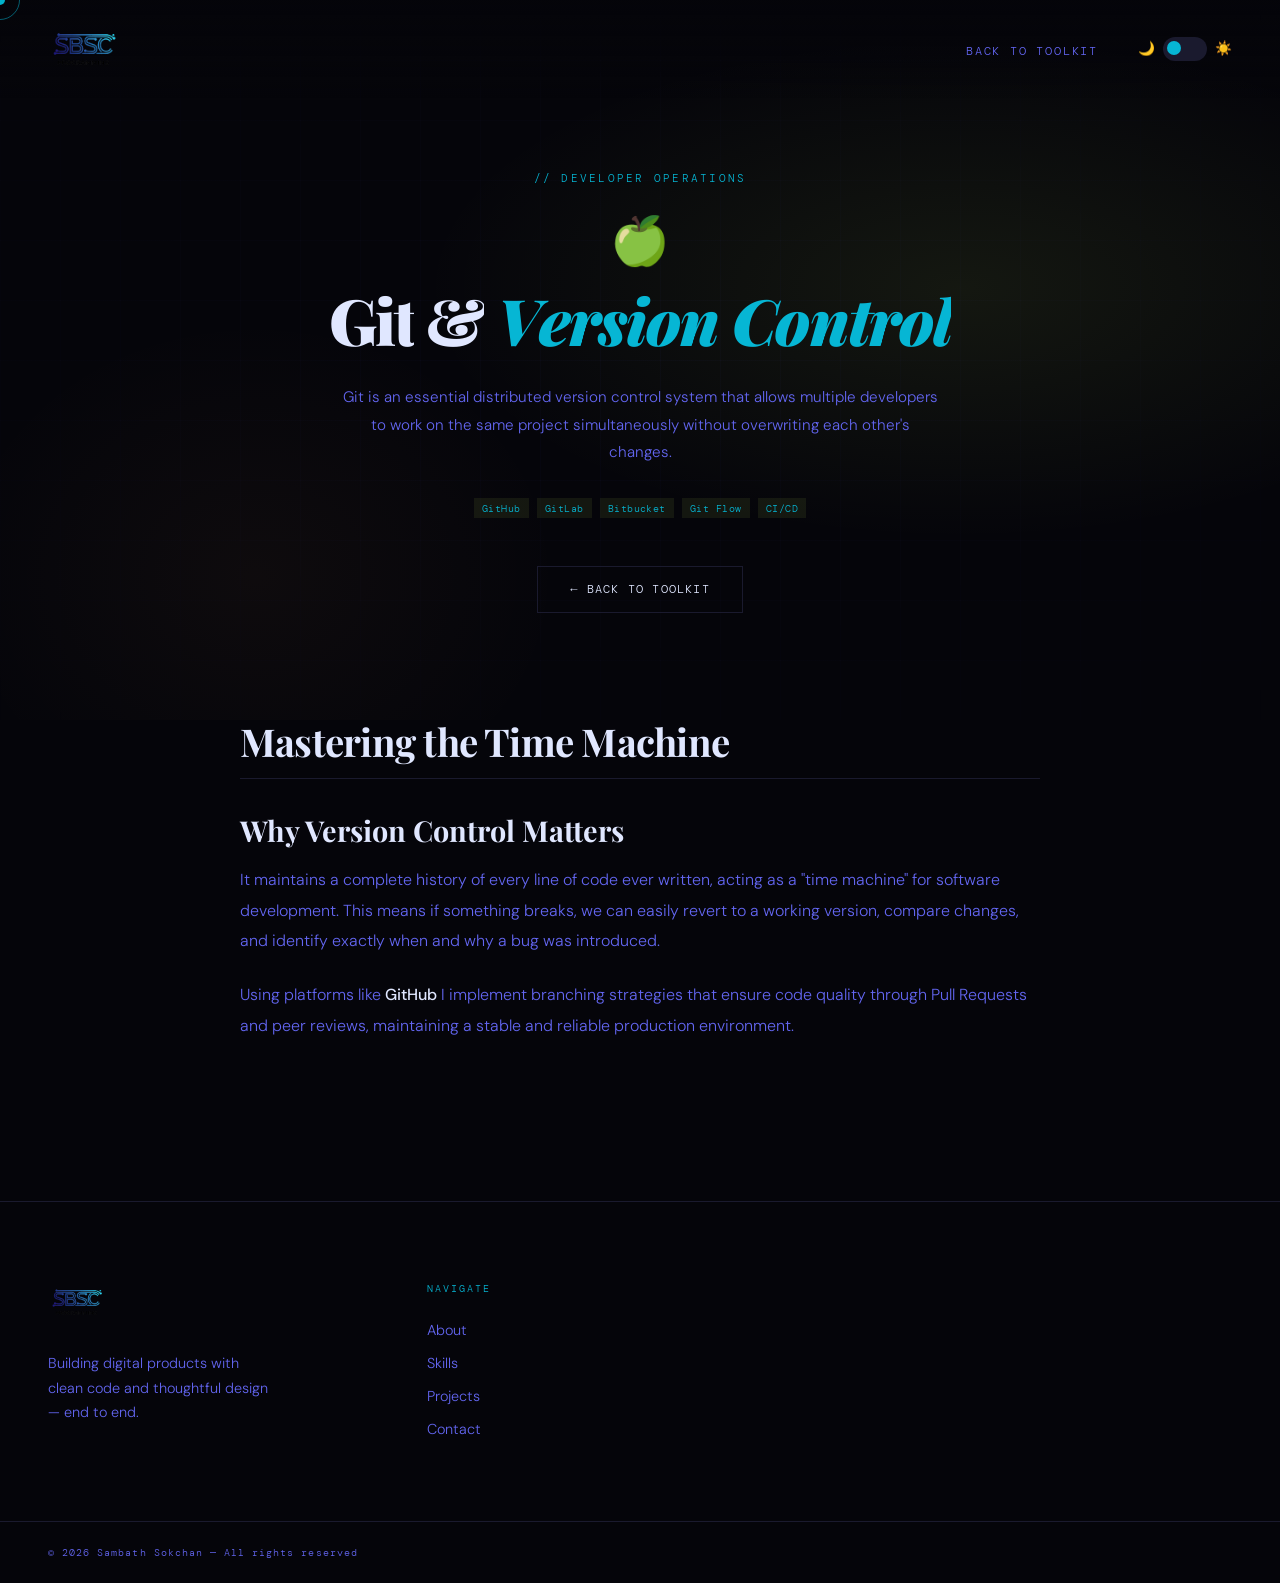
<file: skills/git.html>
<!DOCTYPE html>
<html lang="en" data-theme="dark">
<head>
<meta charset="UTF-8"/>
<meta name="viewport" content="width=device-width, initial-scale=1.0"/>
<title>Git & Version Control — SBSC Programming</title>
<link rel="preconnect" href="https://fonts.googleapis.com">
<link rel="stylesheet" href="../style.css?v=3"/>
<link href="https://fonts.googleapis.com/css2?family=Playfair+Display:ital,wght@0,400;0,700;0,900;1,400&family=DM+Mono:wght@300;400;500&family=DM+Sans:wght@300;400;500&display=swap" rel="stylesheet">
</head>
<body>

<div class="cursor" id="cursor"></div>
<div class="cursor-ring" id="cursorRing"></div>

<nav>
  <div class="container nav-inner">
    <a href="../index.html" class="nav-logo">
      <img src="../Logo.png" alt="SBSC Programming" onerror="this.style.display='none'; this.nextElementSibling.style.display='block';">
      <span style="display:none">SBSC</span>
    </a>
    <div class="nav-right">
      <ul class="nav-links">
        <li><a href="../index.html#skills" data-magnetic>Back to Toolkit</a></li>
      </ul>
      <div class="theme-toggle" id="themeToggle" title="Toggle theme">
        <span class="toggle-icon">&#127769;</span>
        <div class="toggle-switch"></div>
        <span class="toggle-icon">&#9728;&#65039;</span>
      </div>
    </div>
  </div>
</nav>

<section id="hero" style="min-height: 80vh;">
  <div class="hero-bg"></div>
  <div class="hero-grid"></div>
  <div class="hero-inner">
    <div class="hero-content" style="max-width: 800px; margin: 0 auto; text-align: center;">
      <p class="hero-tag">// Developer Operations</p>
      <div class="skill-group-icon reveal" style="font-size: 3rem; margin-bottom: 1rem;">&#127823;</div>
      <h1 class="hero-name split-text" style="font-size: clamp(2.5rem, 5vw, 4rem);">Git &amp; <em>Version Control</em></h1>
      <p class="hero-desc reveal" style="margin: 2rem auto; max-width: 600px;">Git is an essential distributed version control system that allows multiple developers to work on the same project simultaneously without overwriting each other's changes.</p>
      
      <div class="project-stack reveal" style="justify-content: center; margin-bottom: 3rem;">
        <span class="project-tech">GitHub</span>
        <span class="project-tech">GitLab</span>
        <span class="project-tech">Bitbucket</span>
        <span class="project-tech">Git Flow</span>
        <span class="project-tech">CI/CD</span>
      </div>
      
      <div class="hero-cta reveal" style="justify-content: center;">
        <a href="../index.html#skills" class="btn-outline" data-magnetic>&#8592; Back to Toolkit</a>
      </div>
    </div>
  </div>
</section>

<section id="tech-details" style="padding-top: 0; padding-bottom: 6rem;">
  <div class="container" style="max-width: 800px; margin: 0 auto;">
    <h2 class="section-title" style="font-size: clamp(1.5rem, 3vw, 2.5rem); margin-bottom: 2rem; border-bottom: 1px solid var(--border); padding-bottom: 1rem;">Mastering the Time Machine</h2>

    <div class="reveal" style="margin-bottom: 4rem;">
      <h3 style="font-family: 'Playfair Display', serif; font-size: 1.8rem; margin-bottom: 1rem;">Why Version Control Matters</h3>
      <p style="color: var(--muted); line-height: 1.9; font-size: 1rem; margin-bottom: 1.5rem;">
        It maintains a complete history of every line of code ever written, acting as a "time machine" for software development. This means if something breaks, we can easily revert to a working version, compare changes, and identify exactly when and why a bug was introduced.
      </p>
      <p style="color: var(--muted); line-height: 1.9; font-size: 1rem; margin-bottom: 1.5rem;">
        Using platforms like <strong style="color: var(--text); font-weight: 500;">GitHub</strong> I implement branching strategies that ensure code quality through Pull Requests and peer reviews, maintaining a stable and reliable production environment.
      </p>
    </div>
  </div>
</section>

<footer>
  <div class="footer-top">
    <div class="container footer-top-grid">
    <div class="footer-brand">
      <div class="footer-logo">
        <img src="../Logo.png" alt="SBSC" style="height: 40px;" onerror="this.onerror=null; this.src=''; this.alt='SBSC';">
      </div>
      <p class="footer-tagline">Building digital products with clean code and thoughtful design — end to end.</p>
    </div>
    <div class="footer-col">
      <div class="footer-col-title">Navigate</div>
      <ul class="footer-links">
        <li><a href="../index.html#about">About</a></li>
        <li><a href="../index.html#skills">Skills</a></li>
        <li><a href="../index.html#projects">Projects</a></li>
        <li><a href="../index.html#contact">Contact</a></li>
      </ul>
    </div>
    </div>
  </div>
  <div class="footer-bottom">
    <div class="container footer-bottom-inner">
      <span class="footer-copy">&copy; 2026 Sambath Sokchan &mdash; All rights reserved</span>
    </div>
  </div>
</footer>
<script src="../script.js"></script>
</body>
</html>
</file>
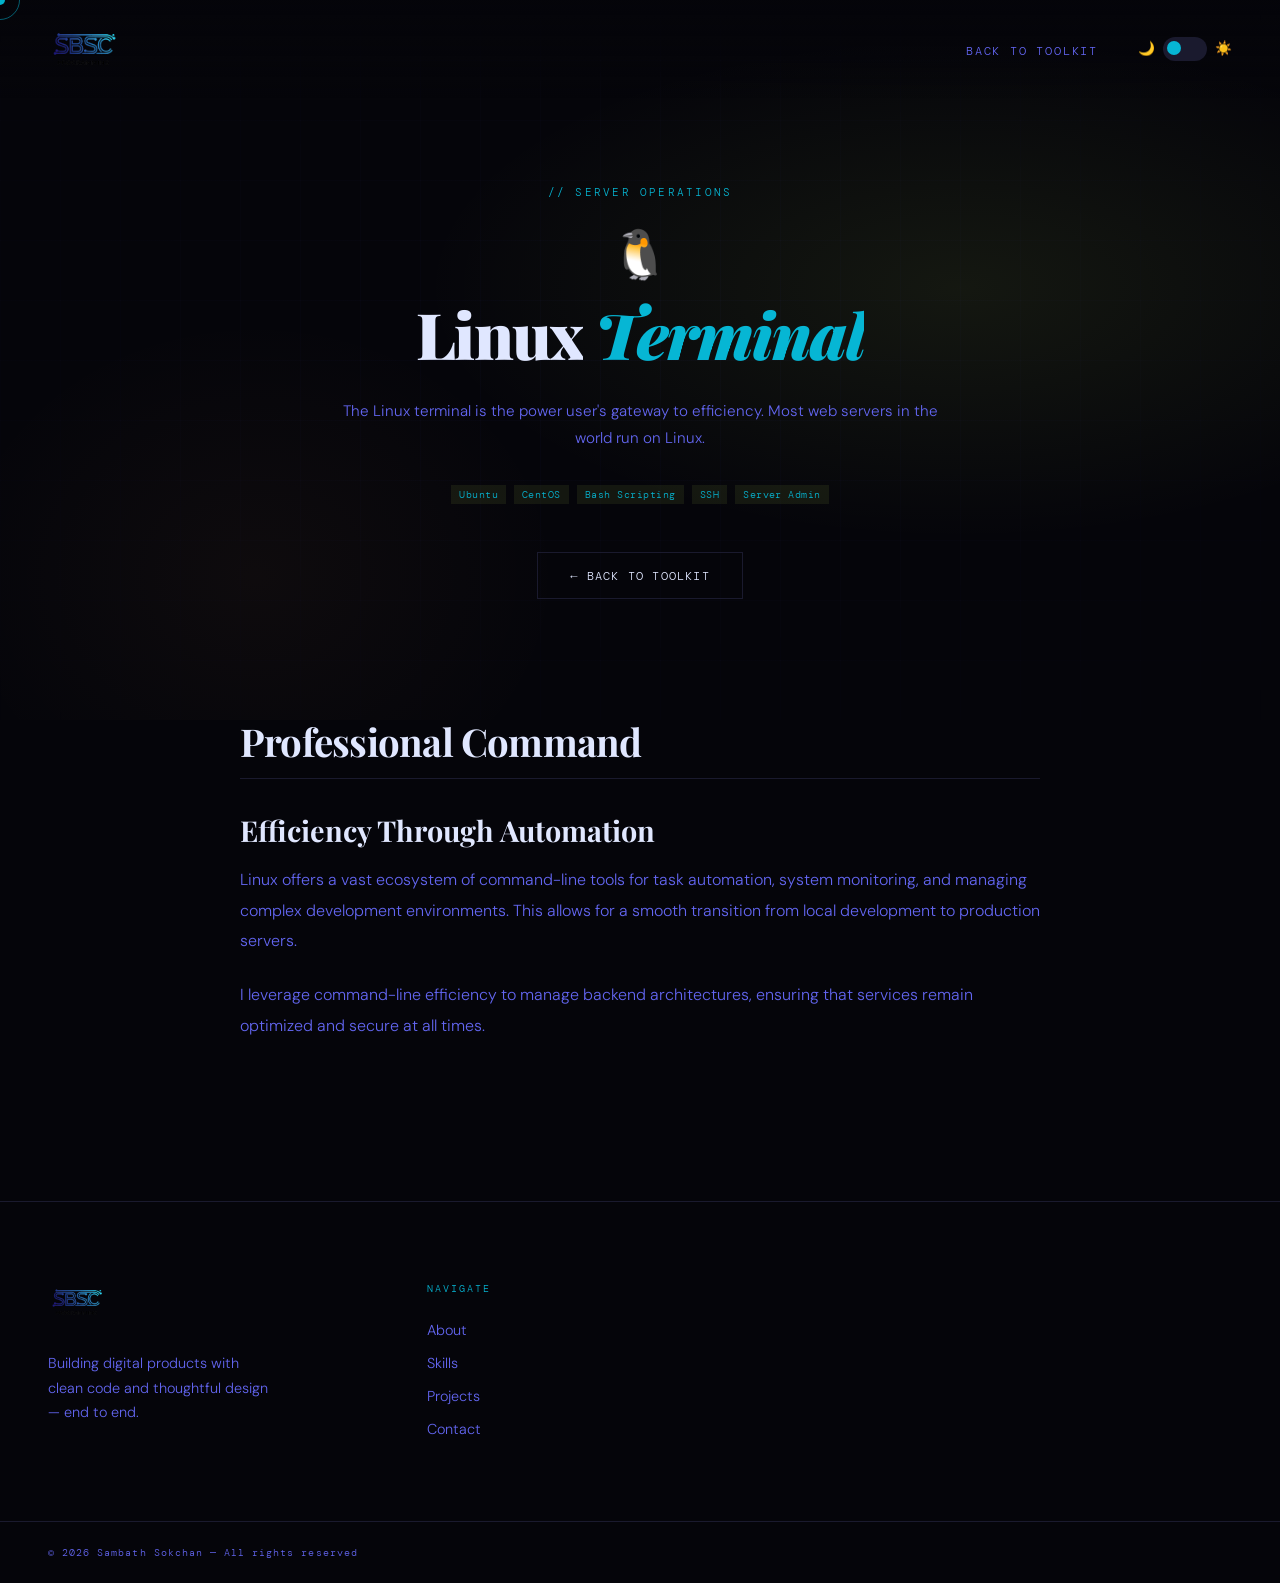
<file: skills/linux.html>
<!DOCTYPE html>
<html lang="en" data-theme="dark">
<head>
<meta charset="UTF-8"/>
<meta name="viewport" content="width=device-width, initial-scale=1.0"/>
<title>Linux & Terminal — SBSC Programming</title>
<link rel="preconnect" href="https://fonts.googleapis.com">
<link rel="stylesheet" href="../style.css?v=3"/>
<link href="https://fonts.googleapis.com/css2?family=Playfair+Display:ital,wght@0,400;0,700;0,900;1,400&family=DM+Mono:wght@300;400;500&family=DM+Sans:wght@300;400;500&display=swap" rel="stylesheet">
</head>
<body>

<div class="cursor" id="cursor"></div>
<div class="cursor-ring" id="cursorRing"></div>

<nav>
  <div class="container nav-inner">
    <a href="../index.html" class="nav-logo">
      <img src="../Logo.png" alt="SBSC Programming" onerror="this.style.display='none'; this.nextElementSibling.style.display='block';">
      <span style="display:none">SBSC</span>
    </a>
    <div class="nav-right">
      <ul class="nav-links">
        <li><a href="../index.html#skills" data-magnetic>Back to Toolkit</a></li>
      </ul>
      <div class="theme-toggle" id="themeToggle" title="Toggle theme">
        <span class="toggle-icon">&#127769;</span>
        <div class="toggle-switch"></div>
        <span class="toggle-icon">&#9728;&#65039;</span>
      </div>
    </div>
  </div>
</nav>

<section id="hero" style="min-height: 80vh;">
  <div class="hero-bg"></div>
  <div class="hero-grid"></div>
  <div class="hero-inner">
    <div class="hero-content" style="max-width: 800px; margin: 0 auto; text-align: center;">
      <p class="hero-tag">// Server Operations</p>
      <div class="skill-group-icon reveal" style="font-size: 3rem; margin-bottom: 1rem;">&#128039;</div>
      <h1 class="hero-name split-text" style="font-size: clamp(2.5rem, 5vw, 4rem);">Linux <em>Terminal</em></h1>
      <p class="hero-desc reveal" style="margin: 2rem auto; max-width: 600px;">The Linux terminal is the power user's gateway to efficiency. Most web servers in the world run on Linux.</p>
      
      <div class="project-stack reveal" style="justify-content: center; margin-bottom: 3rem;">
        <span class="project-tech">Ubuntu</span>
        <span class="project-tech">CentOS</span>
        <span class="project-tech">Bash Scripting</span>
        <span class="project-tech">SSH</span>
        <span class="project-tech">Server Admin</span>
      </div>
      
      <div class="hero-cta reveal" style="justify-content: center;">
        <a href="../index.html#skills" class="btn-outline" data-magnetic>&#8592; Back to Toolkit</a>
      </div>
    </div>
  </div>
</section>

<section id="tech-details" style="padding-top: 0; padding-bottom: 6rem;">
  <div class="container" style="max-width: 800px; margin: 0 auto;">
    <h2 class="section-title" style="font-size: clamp(1.5rem, 3vw, 2.5rem); margin-bottom: 2rem; border-bottom: 1px solid var(--border); padding-bottom: 1rem;">Professional Command</h2>

    <div class="reveal" style="margin-bottom: 4rem;">
      <h3 style="font-family: 'Playfair Display', serif; font-size: 1.8rem; margin-bottom: 1rem;">Efficiency Through Automation</h3>
      <p style="color: var(--muted); line-height: 1.9; font-size: 1rem; margin-bottom: 1.5rem;">
        Linux offers a vast ecosystem of command-line tools for task automation, system monitoring, and managing complex development environments. This allows for a smooth transition from local development to production servers.
      </p>
      <p style="color: var(--muted); line-height: 1.9; font-size: 1rem; margin-bottom: 1.5rem;">
        I leverage command-line efficiency to manage backend architectures, ensuring that services remain optimized and secure at all times.
      </p>
    </div>
  </div>
</section>

<footer>
  <div class="footer-top">
    <div class="container footer-top-grid">
    <div class="footer-brand">
      <div class="footer-logo">
        <img src="../Logo.png" alt="SBSC" style="height: 40px;" onerror="this.onerror=null; this.src=''; this.alt='SBSC';">
      </div>
      <p class="footer-tagline">Building digital products with clean code and thoughtful design — end to end.</p>
    </div>
    <div class="footer-col">
      <div class="footer-col-title">Navigate</div>
      <ul class="footer-links">
        <li><a href="../index.html#about">About</a></li>
        <li><a href="../index.html#skills">Skills</a></li>
        <li><a href="../index.html#projects">Projects</a></li>
        <li><a href="../index.html#contact">Contact</a></li>
      </ul>
    </div>
    </div>
  </div>
  <div class="footer-bottom">
    <div class="container footer-bottom-inner">
      <span class="footer-copy">&copy; 2026 Sambath Sokchan &mdash; All rights reserved</span>
    </div>
  </div>
</footer>
<script src="../script.js"></script>
</body>
</html>
</file>
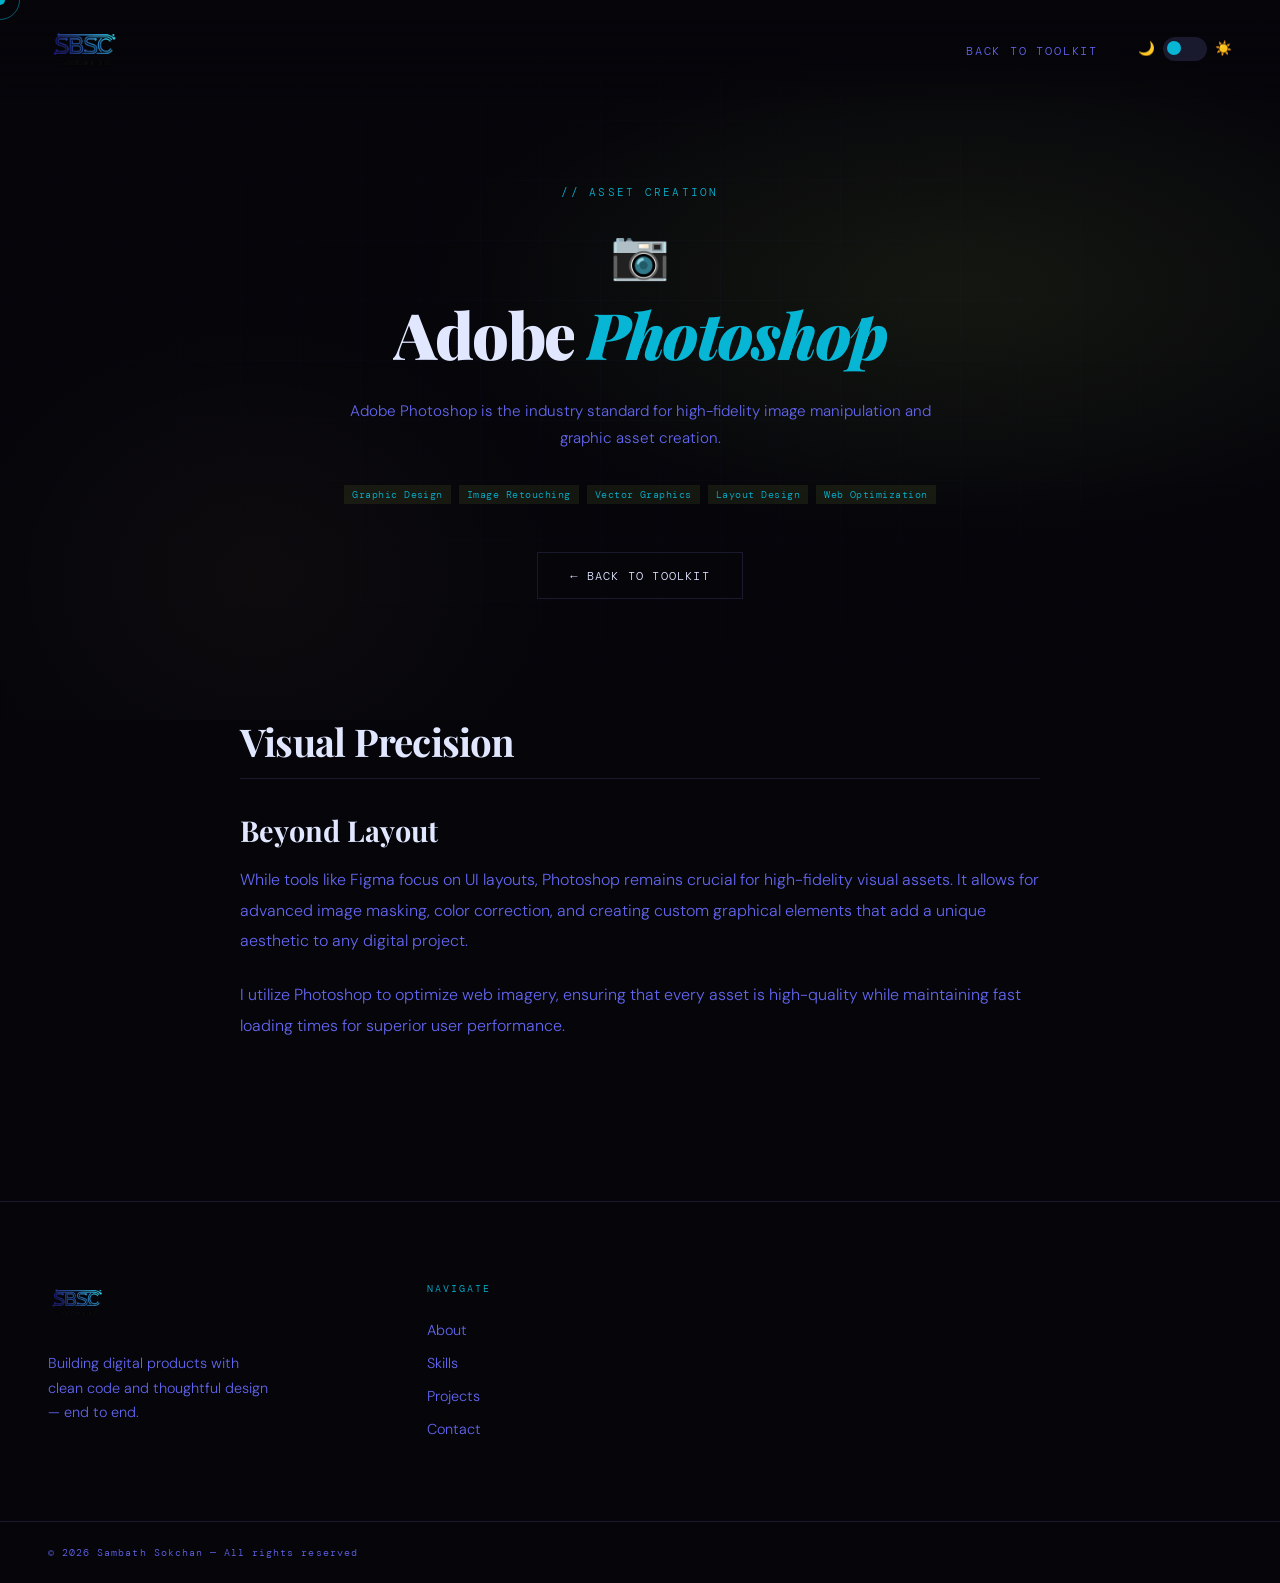
<file: skills/photoshop.html>
<!DOCTYPE html>
<html lang="en" data-theme="dark">
<head>
<meta charset="UTF-8"/>
<meta name="viewport" content="width=device-width, initial-scale=1.0"/>
<title>Adobe Photoshop — SBSC Programming</title>
<link rel="preconnect" href="https://fonts.googleapis.com">
<link rel="stylesheet" href="../style.css?v=3"/>
<link href="https://fonts.googleapis.com/css2?family=Playfair+Display:ital,wght@0,400;0,700;0,900;1,400&family=DM+Mono:wght@300;400;500&family=DM+Sans:wght@300;400;500&display=swap" rel="stylesheet">
</head>
<body>

<div class="cursor" id="cursor"></div>
<div class="cursor-ring" id="cursorRing"></div>

<nav>
  <div class="container nav-inner">
    <a href="../index.html" class="nav-logo">
      <img src="../Logo.png" alt="SBSC Programming" onerror="this.style.display='none'; this.nextElementSibling.style.display='block';">
      <span style="display:none">SBSC</span>
    </a>
    <div class="nav-right">
      <ul class="nav-links">
        <li><a href="../index.html#skills" data-magnetic>Back to Toolkit</a></li>
      </ul>
      <div class="theme-toggle" id="themeToggle" title="Toggle theme">
        <span class="toggle-icon">&#127769;</span>
        <div class="toggle-switch"></div>
        <span class="toggle-icon">&#9728;&#65039;</span>
      </div>
    </div>
  </div>
</nav>

<section id="hero" style="min-height: 80vh;">
  <div class="hero-bg"></div>
  <div class="hero-grid"></div>
  <div class="hero-inner">
    <div class="hero-content" style="max-width: 800px; margin: 0 auto; text-align: center;">
      <p class="hero-tag">// Asset Creation</p>
      <div class="skill-group-icon reveal" style="font-size: 3rem; margin-bottom: 1rem;">&#128247;</div>
      <h1 class="hero-name split-text" style="font-size: clamp(2.5rem, 5vw, 4rem);">Adobe <em>Photoshop</em></h1>
      <p class="hero-desc reveal" style="margin: 2rem auto; max-width: 600px;">Adobe Photoshop is the industry standard for high-fidelity image manipulation and graphic asset creation.</p>
      
      <div class="project-stack reveal" style="justify-content: center; margin-bottom: 3rem;">
        <span class="project-tech">Graphic Design</span>
        <span class="project-tech">Image Retouching</span>
        <span class="project-tech">Vector Graphics</span>
        <span class="project-tech">Layout Design</span>
        <span class="project-tech">Web Optimization</span>
      </div>
      
      <div class="hero-cta reveal" style="justify-content: center;">
        <a href="../index.html#skills" class="btn-outline" data-magnetic>&#8592; Back to Toolkit</a>
      </div>
    </div>
  </div>
</section>

<section id="tech-details" style="padding-top: 0; padding-bottom: 6rem;">
  <div class="container" style="max-width: 800px; margin: 0 auto;">
    <h2 class="section-title" style="font-size: clamp(1.5rem, 3vw, 2.5rem); margin-bottom: 2rem; border-bottom: 1px solid var(--border); padding-bottom: 1rem;">Visual Precision</h2>

    <div class="reveal" style="margin-bottom: 4rem;">
      <h3 style="font-family: 'Playfair Display', serif; font-size: 1.8rem; margin-bottom: 1rem;">Beyond Layout</h3>
      <p style="color: var(--muted); line-height: 1.9; font-size: 1rem; margin-bottom: 1.5rem;">
        While tools like Figma focus on UI layouts, Photoshop remains crucial for high-fidelity visual assets. It allows for advanced image masking, color correction, and creating custom graphical elements that add a unique aesthetic to any digital project.
      </p>
      <p style="color: var(--muted); line-height: 1.9; font-size: 1rem; margin-bottom: 1.5rem;">
        I utilize Photoshop to optimize web imagery, ensuring that every asset is high-quality while maintaining fast loading times for superior user performance.
      </p>
    </div>
  </div>
</section>

<footer>
  <div class="footer-top">
    <div class="container footer-top-grid">
    <div class="footer-brand">
      <div class="footer-logo">
        <img src="../Logo.png" alt="SBSC" style="height: 40px;" onerror="this.onerror=null; this.src=''; this.alt='SBSC';">
      </div>
      <p class="footer-tagline">Building digital products with clean code and thoughtful design — end to end.</p>
    </div>
    <div class="footer-col">
      <div class="footer-col-title">Navigate</div>
      <ul class="footer-links">
        <li><a href="../index.html#about">About</a></li>
        <li><a href="../index.html#skills">Skills</a></li>
        <li><a href="../index.html#projects">Projects</a></li>
        <li><a href="../index.html#contact">Contact</a></li>
      </ul>
    </div>
    </div>
  </div>
  <div class="footer-bottom">
    <div class="container footer-bottom-inner">
      <span class="footer-copy">&copy; 2026 Sambath Sokchan &mdash; All rights reserved</span>
    </div>
  </div>
</footer>
<script src="../script.js"></script>
</body>
</html>
</file>
<file: style.css>
*,
*::before,
*::after {
  margin: 0;
  padding: 0;
  box-sizing: border-box;
}

/* DARK */
:root,
[data-theme="dark"] {
  --bg: #05050a;
  --surface: #0a0a14;
  --border: #1a1a2e;
  --accent: #06b6d4;
  --accent2: #2563eb;
  --accent-gradient: linear-gradient(135deg, #2563eb, #06b6d4);
  --text: #e0e7ff;
  --muted: #6366f1;
  --card: #0c0c1a;
  --nav-bg: rgba(5, 5, 10, 0.95);
  --grid-line: rgba(99, 102, 241, 0.03);
  --hero-num: rgba(99, 102, 241, 0.05);
  --shadow: 0 8px 32px rgba(0, 0, 0, 0.6);
}

/* LIGHT */
[data-theme="light"] {
  --bg: #f8faff;
  --surface: #edf2ff;
  --border: #dbe4ff;
  --accent: #2563eb;
  --accent2: #06b6d4;
  --accent-gradient: linear-gradient(135deg, #2563eb, #06b6d4);
  --text: #1e1b4b;
  --muted: #4f46e5;
  --card: #ffffff;
  --nav-bg: rgba(248, 250, 255, 0.95);
  --grid-line: rgba(37, 99, 235, 0.05);
  --hero-num: rgba(37, 99, 235, 0.08);
  --shadow: 0 8px 32px rgba(30, 27, 75, 0.1);
}

html {
  scroll-behavior: smooth;
  scroll-padding-top: 100px;
}

body {
  background: var(--bg);
  color: var(--text);
  font-family: 'DM Sans', sans-serif;
  font-weight: 300;
  overflow-x: hidden;
  cursor: none;
  transition: background .4s, color .4s;
}

/* CURSOR */
.cursor {
  position: fixed;
  width: 10px;
  height: 10px;
  background: var(--accent);
  border-radius: 50%;
  pointer-events: none;
  z-index: 9999;
  transform: translate(-50%, -50%);
  transition: width .3s, height .3s, background .4s;
}

[data-theme="dark"] .cursor {
  mix-blend-mode: difference;
}

[data-theme="light"] .cursor {
  mix-blend-mode: multiply;
}

.cursor-ring {
  position: fixed;
  width: 40px;
  height: 40px;
  border: 1px solid var(--accent);
  border-radius: 50%;
  pointer-events: none;
  z-index: 9998;
  transform: translate(-50%, -50%);
  opacity: .5;
  transition: width .3s, height .3s, border-color .4s;
}

/* NAV */
nav {
  position: fixed;
  top: 0;
  left: 0;
  right: 0;
  z-index: 100;
  padding: 1.5rem 3rem;
}

nav::before {
  content: '';
  position: absolute;
  inset: 0;
  background: linear-gradient(to bottom, var(--nav-bg), transparent);
  pointer-events: none;
  transition: background .4s;
}

.container {
  width: 100%;
  max-width: 1200px;
  margin: 0 auto;
}

.nav-inner {
  display: flex;
  justify-content: space-between;
  align-items: center;
  position: relative;
}

.nav-logo {
  display: flex;
  align-items: center;
  text-decoration: none;
  transition: transform .3s cubic-bezier(.34, 1.56, .64, 1);
}

.nav-logo img {
  height: 50px;
  width: auto;
  display: block;
}

.nav-logo:hover {
  transform: scale(1.05);
}

.nav-right {
  display: flex;
  align-items: center;
  gap: 2.5rem;
}

.nav-links {
  display: flex;
  gap: 2.5rem;
  list-style: none;
}

.nav-links a {
  text-decoration: none;
  color: var(--muted);
  font-family: 'DM Mono', monospace;
  font-size: .75rem;
  letter-spacing: .15em;
  text-transform: uppercase;
  transition: color .3s;
}

.nav-links a:hover {
  color: var(--accent);
}

/* TOGGLE */
.theme-toggle {
  display: flex;
  align-items: center;
  gap: .5rem;
  cursor: none;
  user-select: none;
}

.toggle-icon {
  font-size: .85rem;
  line-height: 1;
}

.toggle-switch {
  width: 44px;
  height: 24px;
  background: var(--border);
  border-radius: 12px;
  position: relative;
  cursor: none;
  transition: background .4s;
  flex-shrink: 0;
}

.toggle-switch::after {
  content: '';
  position: absolute;
  top: 4px;
  left: 4px;
  width: 14px;
  height: 14px;
  background: var(--accent);
  border-radius: 50%;
  transition: transform .35s cubic-bezier(.34, 1.56, .64, 1), background .4s;
}

[data-theme="light"] .toggle-switch::after {
  transform: translateX(20px);
}

/* HERO */
#hero {
  min-height: 100vh;
  display: flex;
  align-items: center;
  padding: 8rem 3rem 4rem;
  position: relative;
  overflow: hidden;
}

.hero-inner {
  width: 100%;
  max-width: 1200px;
  margin: 0 auto;
  display: flex;
  align-items: center;
  justify-content: space-between;
  gap: 4rem;
  position: relative;
  z-index: 2;
}

.hero-bg {
  position: absolute;
  inset: 0;
  transition: opacity .4s;
}

[data-theme="dark"] .hero-bg {
  background: radial-gradient(ellipse 60% 50% at 75% 40%, rgba(200, 240, 96, .08) 0%, transparent 70%), radial-gradient(ellipse 40% 60% at 20% 80%, rgba(240, 160, 96, .04) 0%, transparent 60%);
}

[data-theme="light"] .hero-bg {
  background: radial-gradient(ellipse 60% 50% at 75% 40%, rgba(90, 122, 0, .08) 0%, transparent 70%), radial-gradient(ellipse 40% 60% at 20% 80%, rgba(192, 96, 10, .05) 0%, transparent 60%);
}

.hero-grid {
  position: absolute;
  inset: 0;
  background-image: linear-gradient(var(--grid-line) 1px, transparent 1px), linear-gradient(90deg, var(--grid-line) 1px, transparent 1px);
  background-size: 60px 60px;
  mask-image: radial-gradient(ellipse 80% 80% at 50% 50%, black, transparent);
}

.hero-content {
  position: relative;
  max-width: 650px;
  flex: 1;
}

.hero-tag {
  font-family: 'DM Mono', monospace;
  font-size: .7rem;
  letter-spacing: .2em;
  text-transform: uppercase;
  color: var(--accent);
  margin-bottom: 1.5rem;
  opacity: 0;
  animation: fadeUp .8s ease forwards .2s;
  transition: color .4s;
}

.hero-name {
  font-family: 'Playfair Display', serif;
  font-size: clamp(3rem, 6vw, 5.5rem);
  font-weight: 900;
  line-height: 1;
  letter-spacing: -.03em;
  margin-bottom: .5rem;
  opacity: 0;
  animation: fadeUp .8s ease forwards .4s;
}

.hero-name em {
  font-style: italic;
  color: var(--accent);
  transition: color .4s;
}

.hero-title {
  font-family: 'Playfair Display', serif;
  font-size: clamp(1.2rem, 2.5vw, 2.2rem);
  font-weight: 400;
  color: var(--muted);
  margin-bottom: 2rem;
  opacity: 0;
  animation: fadeUp .8s ease forwards .6s;
  transition: color .4s;
}

.hero-desc {
  max-width: 480px;
  line-height: 1.8;
  color: var(--muted);
  margin-bottom: 3rem;
  font-size: .95rem;
  opacity: 0;
  animation: fadeUp .8s ease forwards .8s;
  transition: color .4s;
}

.hero-cta {
  display: flex;
  gap: 1rem;
  flex-wrap: wrap;
  opacity: 0;
  animation: fadeUp .8s ease forwards 1s;
}

.btn-primary {
  display: inline-flex;
  align-items: center;
  gap: .5rem;
  padding: .9rem 2rem;
  background: var(--accent);
  color: var(--bg);
  text-decoration: none;
  font-family: 'DM Mono', monospace;
  font-size: .75rem;
  letter-spacing: .1em;
  font-weight: 500;
  text-transform: uppercase;
  transition: transform .3s, box-shadow .3s, background .4s, color .4s;
}

.btn-primary:hover {
  transform: translate(-3px, -3px);
  box-shadow: 6px 6px 0 var(--accent2);
}

.btn-outline {
  display: inline-flex;
  align-items: center;
  gap: .5rem;
  padding: .9rem 2rem;
  border: 1px solid var(--border);
  color: var(--text);
  text-decoration: none;
  font-family: 'DM Mono', monospace;
  font-size: .75rem;
  letter-spacing: .1em;
  text-transform: uppercase;
  transition: border-color .3s, color .3s;
}

.btn-outline:hover {
  border-color: var(--accent);
  color: var(--accent);
}

/* HERO IMAGE */
.hero-image-wrap {
  flex: 1;
  display: flex;
  justify-content: center;
  align-items: center;
  position: relative;
  z-index: 2;
  max-width: 500px;
}

.hero-image-inner {
  position: relative;
  width: 100%;
  aspect-ratio: 4/5;
  border-radius: 1rem;
  overflow: hidden;
  border: 1px solid var(--border);
  box-shadow: var(--shadow);
  animation: floatImg 6s ease-in-out infinite;
  transition: border-color .4s;
}

.hero-image-inner:hover {
  border-color: var(--accent);
}

.hero-profile-img {
  width: 100%;
  height: 100%;
  object-fit: cover;
  filter: grayscale(20%) brightness(95%);
  transition: filter .4s;
}

.hero-image-inner:hover .hero-profile-img {
  filter: grayscale(0%) brightness(100%);
}

.hero-image-backdrop {
  position: absolute;
  inset: 0;
  background: linear-gradient(to top, rgba(0, 0, 0, 0.4), transparent);
  pointer-events: none;
}

@keyframes floatImg {

  0%,
  100% {
    transform: translateY(0);
  }

  50% {
    transform: translateY(-15px);
  }
}

.hero-number {
  position: absolute;
  right: 3rem;
  bottom: 3rem;
  font-family: 'Playfair Display', serif;
  font-size: 10rem;
  font-weight: 900;
  color: var(--hero-num);
  line-height: 1;
  letter-spacing: -.05em;
  user-select: none;
  transition: color .4s;
  z-index: 1;
}

/* SECTIONS */
section {
  padding: 6rem 3rem;
}

/* SPLIT TEXT */
.split-text {
  position: relative;
}
.split-word {
  display: inline-block;
  overflow: hidden;
  vertical-align: bottom;
  padding-bottom: 0.25em;
  margin-bottom: -0.25em;
}
.split-char {
  display: inline-block;
  transform: translateY(110%);
  opacity: 0;
  transition: transform 0.8s cubic-bezier(0.19, 1, 0.22, 1), opacity 0.6s cubic-bezier(0.19, 1, 0.22, 1);
}
.split-text.visible .split-char {
  transform: translateY(0);
  opacity: 1;
}

.section-label {
  font-family: 'DM Mono', monospace;
  font-size: .65rem;
  letter-spacing: .25em;
  text-transform: uppercase;
  color: var(--accent);
  margin-bottom: 1rem;
  transition: color .4s;
}

.section-title {
  font-family: 'Playfair Display', serif;
  font-size: clamp(2rem, 4vw, 3.5rem);
  font-weight: 700;
  letter-spacing: -.02em;
  line-height: 1.1;
  margin-bottom: 3rem;
}

/* ABOUT */
#about {
  border-top: 1px solid var(--border);
  transition: border-color .4s;
}

.about-grid {
  display: grid;
  grid-template-columns: 1fr 1fr;
  gap: 5rem;
  align-items: start;
}

.about-text p {
  color: var(--muted);
  line-height: 1.9;
  margin-bottom: 1.5rem;
  font-size: 1rem;
  transition: color .4s;
}

.about-text p strong {
  color: var(--text);
  font-weight: 500;
  transition: color .4s;
}

.about-stats {
  display: grid;
  grid-template-columns: 1fr 1fr;
  gap: 1.5rem;
}

.about-right {
  display: flex;
  flex-direction: column;
  gap: 3rem;
}

.about-action {
  display: flex;
  justify-content: flex-start;
  padding-left: 0.5rem;
}

.btn-more {
  display: inline-flex;
  align-items: center;
  gap: 1.2rem;
  padding: .5rem 0;
  text-decoration: none;
  color: var(--text);
  font-family: 'DM Mono', monospace;
  font-size: .75rem;
  letter-spacing: .15em;
  text-transform: uppercase;
  position: relative;
  transition: color .3s;
}

.btn-more::after {
  content: '';
  position: absolute;
  bottom: -4px;
  left: 0;
  width: 100%;
  height: 1px;
  background: var(--accent);
  transform: scaleX(0.1);
  transform-origin: left;
  transition: transform .6s cubic-bezier(0.19, 1, 0.22, 1), background .4s;
}

.btn-more:hover {
  color: var(--accent);
}

.btn-more:hover::after {
  transform: scaleX(1);
}

.btn-more-icon {
  display: flex;
  align-items: center;
  justify-content: center;
  width: 40px;
  height: 40px;
  border: 1px solid var(--border);
  border-radius: 50%;
  font-size: 1rem;
  transition: transform .4s, border-color .4s, background .4s;
}

.btn-more:hover .btn-more-icon {
  transform: translateX(8px) rotate(-45deg);
  border-color: var(--accent);
  background: var(--accent);
  color: var(--bg);
}

.stat-card {
  border: 1px solid var(--border);
  padding: 1.5rem;
  position: relative;
  overflow: hidden;
  background: var(--card);
  transition: border-color .3s, background .4s;
}

.stat-card::before {
  content: '';
  position: absolute;
  top: 0;
  left: 0;
  width: 2px;
  height: 0;
  background: var(--accent);
  transition: height .4s ease, background .4s;
}

.stat-card:hover {
  border-color: var(--accent);
}

.stat-card:hover::before {
  height: 100%;
}

.stat-num {
  font-family: 'Playfair Display', serif;
  font-size: 2.5rem;
  font-weight: 900;
  color: var(--accent);
  line-height: 1;
  margin-bottom: .5rem;
  transition: color .4s;
}

.stat-label {
  font-family: 'DM Mono', monospace;
  font-size: .7rem;
  letter-spacing: .1em;
  text-transform: uppercase;
  color: var(--muted);
  transition: color .4s;
}

/* SKILLS */
#skills {
  background: var(--surface);
  border-top: 1px solid var(--border);
  border-bottom: 1px solid var(--border);
  transition: background .4s, border-color .4s;
}

.skills-marquee {
  width: 100vw;
  max-width: 100vw;
  margin-left: calc(-50vw + 50%);
  overflow: hidden;
  display: flex;
  position: relative;
  mask-image: linear-gradient(to right, transparent, black 10%, black 90%, transparent);
}

.skills-track {
  display: flex;
  gap: 1.5rem;
  padding: 0 1.5rem;
  width: fit-content;
  animation: scroll-marquee 25s linear infinite;
}

@keyframes scroll-marquee {
  to {
    transform: translateX(calc(-50% - 0.75rem));
  }
}

.skills-track .skill-group {
  width: 320px;
  flex-shrink: 0;
}

.skill-group {
  padding: 2rem;
  border: 1px solid var(--border);
  background: var(--card);
  transition: transform .3s, border-color .3s, background .4s;
}

.skill-group:hover {
  transform: translateY(-4px);
  border-color: var(--accent);
}

.skill-group-icon {
  font-size: 1.5rem;
  margin-bottom: 1rem;
}

.skill-group-title {
  font-family: 'Playfair Display', serif;
  font-size: 1.1rem;
  font-weight: 700;
  margin-bottom: 1rem;
}

.skill-tags {
  display: flex;
  flex-wrap: wrap;
  gap: .5rem;
}

.skill-tag {
  font-family: 'DM Mono', monospace;
  font-size: .65rem;
  padding: .3rem .7rem;
  border: 1px solid var(--border);
  color: var(--muted);
  letter-spacing: .05em;
  transition: border-color .2s, color .2s;
}

.skill-tag:hover {
  border-color: var(--accent);
  color: var(--accent);
}

/* PROJECTS */
#projects {
  border-top: 1px solid var(--border);
  transition: border-color .4s;
}

.projects-grid {
  display: grid;
  grid-template-columns: repeat(auto-fit, minmax(320px, 1fr));
  gap: 1.5rem;
}

.project-card {
  border: 1px solid var(--border);
  background: var(--card);
  overflow: hidden;
  position: relative;
  transform-style: preserve-3d;
  transition: border-color .3s, background .4s, box-shadow .3s;
}

.project-card > * {
  transform: translateZ(30px);
}

.project-card:hover {
  border-color: var(--accent);
  box-shadow: var(--shadow);
}

.project-header {
  padding: 2rem 2rem 1rem;
  position: relative;
}

.project-num {
  position: absolute;
  top: 1rem;
  right: 1.5rem;
  font-family: 'Playfair Display', serif;
  font-size: 4rem;
  font-weight: 900;
  color: var(--hero-num);
  line-height: 1;
  transition: color .4s;
}

.project-type {
  font-family: 'DM Mono', monospace;
  font-size: .65rem;
  letter-spacing: .15em;
  text-transform: uppercase;
  color: var(--accent);
  margin-bottom: .75rem;
  transition: color .4s;
}

.project-title {
  font-family: 'Playfair Display', serif;
  font-size: 1.5rem;
  font-weight: 700;
  margin-bottom: .75rem;
  line-height: 1.2;
}

.project-desc {
  color: var(--muted);
  font-size: .9rem;
  line-height: 1.7;
  padding: 0 2rem;
  transition: color .4s;
}

.project-footer {
  padding: 1.5rem 2rem;
  display: flex;
  justify-content: space-between;
  align-items: center;
  border-top: 1px solid var(--border);
  margin-top: 1.5rem;
  transition: border-color .4s;
}

.project-stack {
  display: flex;
  gap: .5rem;
  flex-wrap: wrap;
}

.project-tech {
  font-family: 'DM Mono', monospace;
  font-size: .6rem;
  padding: .2rem .5rem;
  color: var(--accent);
  letter-spacing: .05em;
  transition: color .4s, background .4s;
}

[data-theme="dark"] .project-tech {
  background: rgba(200, 240, 96, .08);
}

[data-theme="light"] .project-tech {
  background: rgba(90, 122, 0, .1);
}

.project-link {
  font-family: 'DM Mono', monospace;
  font-size: .65rem;
  color: var(--muted);
  text-decoration: none;
  letter-spacing: .1em;
  text-transform: uppercase;
  display: flex;
  align-items: center;
  gap: .4rem;
  transition: color .2s;
}

.project-link:hover {
  color: var(--accent);
}

/* CONTACT */
#contact {
  background: var(--surface);
  border-top: 1px solid var(--border);
  transition: background .4s, border-color .4s;
}

.contact-inner {
  max-width: 700px;
}

.contact-heading {
  font-family: 'Playfair Display', serif;
  font-size: clamp(2.5rem, 5vw, 4.5rem);
  font-weight: 900;
  letter-spacing: -.03em;
  line-height: 1.05;
  margin-bottom: 1.5rem;
}

.contact-heading em {
  font-style: italic;
  color: var(--accent);
  transition: color .4s;
}

.contact-sub {
  color: var(--muted);
  font-size: 1rem;
  line-height: 1.8;
  margin-bottom: 3rem;
  max-width: 450px;
  transition: color .4s;
}

.contact-links {
  display: flex;
  flex-direction: column;
  gap: 1rem;
}

.contact-link {
  display: flex;
  align-items: center;
  gap: 1rem;
  padding: 1.25rem 1.5rem;
  border: 1px solid var(--border);
  text-decoration: none;
  color: var(--text);
  transition: border-color .3s, transform .3s, color .4s;
  position: relative;
  overflow: hidden;
}

.contact-link::before {
  content: '';
  position: absolute;
  left: 0;
  top: 0;
  bottom: 0;
  width: 0;
  transition: width .3s ease;
}

[data-theme="dark"] .contact-link::before {
  background: rgba(200, 240, 96, .05);
}

[data-theme="light"] .contact-link::before {
  background: rgba(90, 122, 0, .05);
}

.contact-link:hover {
  border-color: var(--accent);
  transform: translateX(4px);
}

.contact-link:hover::before {
  width: 100%;
}

.contact-link-icon {
  font-family: 'DM Mono', monospace;
  font-size: .7rem;
  color: var(--accent);
  width: 80px;
  flex-shrink: 0;
  letter-spacing: .1em;
  transition: color .4s;
  position: relative;
}

.contact-link-label {
  font-size: .95rem;
  position: relative;
}

.contact-link-arrow {
  margin-left: auto;
  color: var(--muted);
  transition: color .3s, transform .3s;
  position: relative;
}

.contact-link:hover .contact-link-arrow {
  color: var(--accent);
  transform: translateX(4px);
}

/* FOOTER */
footer {
  background: var(--bg);
  border-top: 1px solid var(--border);
  transition: background .4s, border-color .4s;
  position: relative;
  overflow: hidden;
}

.footer-top {
  padding: 5rem 3rem 4rem;
  border-bottom: 1px solid var(--border);
  transition: border-color .4s;
}

.footer-top-grid {
  display: grid;
  grid-template-columns: 1.4fr 1fr 1fr 1fr;
  gap: 3rem;
}

.footer-logo {
  margin-bottom: 1.5rem;
  transition: transform .3s ease;
  display: inline-block;
}

.footer-logo img {
  height: 50px;
  width: auto;
  display: block;
}

.footer-logo:hover {
  transform: translateY(-2px);
}

.footer-tagline {
  color: var(--muted);
  font-size: .9rem;
  line-height: 1.7;
  max-width: 220px;
  margin-bottom: 2rem;
  transition: color .4s;
}

.footer-social {
  display: flex;
  gap: .75rem;
  flex-wrap: wrap;
}

.footer-social-link {
  width: 38px;
  height: 38px;
  border: 1px solid var(--border);
  display: flex;
  align-items: center;
  justify-content: center;
  text-decoration: none;
  font-family: 'DM Mono', monospace;
  font-size: .65rem;
  color: var(--muted);
  transition: border-color .3s, color .3s, transform .3s;
}

.footer-social-link:hover {
  border-color: var(--accent);
  color: var(--accent);
  transform: translateY(-3px);
}

.footer-col-title {
  font-family: 'DM Mono', monospace;
  font-size: .65rem;
  letter-spacing: .2em;
  text-transform: uppercase;
  color: var(--accent);
  margin-bottom: 1.5rem;
  transition: color .4s;
}

.footer-links {
  list-style: none;
  display: flex;
  flex-direction: column;
  gap: .75rem;
}

.footer-links a {
  text-decoration: none;
  color: var(--muted);
  font-size: .9rem;
  transition: color .3s, padding-left .3s;
  display: inline-block;
}

.footer-links a:hover {
  color: var(--text);
  padding-left: 6px;
}

.footer-status {
  display: inline-flex;
  align-items: center;
  gap: .5rem;
  padding: .4rem .9rem;
  border: 1px solid rgba(200, 240, 96, .3);
  font-family: 'DM Mono', monospace;
  font-size: .65rem;
  color: var(--accent);
  letter-spacing: .1em;
  text-transform: uppercase;
  margin-bottom: 1.2rem;
  transition: border-color .4s, color .4s;
}

[data-theme="light"] .footer-status {
  border-color: rgba(90, 122, 0, .3);
}

.status-dot {
  width: 6px;
  height: 6px;
  background: var(--accent);
  border-radius: 50%;
  animation: pulse 2s ease infinite;
  transition: background .4s;
}

@keyframes pulse {

  0%,
  100% {
    opacity: 1;
    transform: scale(1);
  }

  50% {
    opacity: .5;
    transform: scale(.8);
  }
}

.footer-contact-item {
  display: flex;
  flex-direction: column;
  gap: .25rem;
  margin-bottom: 1rem;
}

.footer-contact-label {
  font-family: 'DM Mono', monospace;
  font-size: .6rem;
  letter-spacing: .15em;
  text-transform: uppercase;
  color: var(--muted);
  transition: color .4s;
}

.footer-contact-value {
  font-size: .9rem;
  color: var(--text);
  text-decoration: none;
  transition: color .3s;
}

.footer-contact-value:hover {
  color: var(--accent);
}

.footer-big-text {
  position: absolute;
  bottom: 3.5rem;
  left: 3rem;
  font-family: 'Playfair Display', serif;
  font-size: clamp(4rem, 10vw, 9rem);
  font-weight: 900;
  letter-spacing: -.04em;
  color: var(--hero-num);
  line-height: 1;
  user-select: none;
  pointer-events: none;
  white-space: nowrap;
  transition: color .4s;
}

.footer-bottom {
  padding: 1.5rem 3rem;
  position: relative;
  z-index: 1;
}

.footer-bottom-inner {
  display: flex;
  justify-content: space-between;
  align-items: center;
}

.footer-copy {
  font-family: 'DM Mono', monospace;
  font-size: .65rem;
  color: var(--muted);
  letter-spacing: .1em;
  transition: color .4s;
}

.footer-made {
  font-family: 'DM Mono', monospace;
  font-size: .65rem;
  color: var(--muted);
  letter-spacing: .08em;
  display: flex;
  align-items: center;
  gap: .4rem;
  transition: color .4s;
}

.footer-made span {
  color: var(--accent);
  transition: color .4s;
}

.footer-back-top {
  font-family: 'DM Mono', monospace;
  font-size: .65rem;
  color: var(--muted);
  letter-spacing: .1em;
  text-decoration: none;
  text-transform: uppercase;
  display: flex;
  align-items: center;
  gap: .4rem;
  transition: color .3s;
}

.footer-back-top:hover {
  color: var(--accent);
}

/* ANIMATIONS */
@keyframes fadeUp {
  from {
    opacity: 0;
    transform: translateY(30px);
  }

  to {
    opacity: 1;
    transform: translateY(0);
  }
}

.reveal {
  opacity: 0;
  transform: translateY(40px);
  transition: opacity .7s ease, transform .7s ease;
}

.reveal.visible {
  opacity: 1;
  transform: translateY(0);
}

/* RESPONSIVE */
@media(max-width:900px) {
  .footer-top-grid {
    grid-template-columns: 1fr 1fr;
    gap: 2.5rem;
  }

  .footer-big-text {
    font-size: 4rem;
    bottom: 2.5rem;
  }
}

@media(max-width:768px) {
  nav {
    padding: 1.2rem 1.5rem;
  }

  .nav-links {
    gap: 1.5rem;
  }

  .nav-right {
    gap: 1.2rem;
  }

  section {
    padding: 4rem 1.5rem;
  }

  #hero {
    padding: 6rem 1.5rem 3rem;
  }

  .hero-inner {
    flex-direction: column;
    text-align: center;
    gap: 3rem;
    justify-content: center;
  }

  .hero-content {
    max-width: 100%;
    display: flex;
    flex-direction: column;
    align-items: center;
  }

  .hero-desc {
    max-width: 100%;
  }

  .hero-cta {
    justify-content: center;
  }

  .hero-image-wrap {
    max-width: 320px;
    width: 100%;
  }

  .about-grid {
    grid-template-columns: 1fr;
    gap: 3rem;
  }

  .hero-number {
    font-size: 6rem;
    right: 1rem;
    bottom: 2rem;
    display: none;
  }
}

@media(max-width:600px) {
  .footer-top {
    padding: 3rem 1.5rem;
  }

  .footer-top-grid {
    grid-template-columns: 1fr;
  }

  .footer-bottom {
    padding: 1.5rem;
  }

  .footer-bottom-inner {
    flex-direction: column;
    gap: 1rem;
    text-align: center;
  }

  .footer-big-text {
    display: none;
  }
}
/* HISTORY PAGE */
.history-hero {
  min-height: 70vh;
  display: flex;
  align-items: center;
  position: relative;
  overflow: hidden;
  padding-top: 6rem;
}
.history-hero-image {
  position: absolute;
  inset: 0;
  z-index: 1;
}
.history-hero-image img {
  width: 100%;
  height: 100%;
  object-fit: cover;
  opacity: 0.35;
  filter: grayscale(100%) brightness(0.8);
}
.history-hero-overlay {
  position: absolute;
  inset: 0;
  background: linear-gradient(to bottom, var(--bg), transparent 30%, transparent 70%, var(--bg));
  z-index: 2;
}
.history-hero-content {
  position: relative;
  z-index: 3;
  max-width: 800px;
  margin: 0 auto;
  text-align: center;
}

.history-timeline {
  padding: 8rem 0;
  position: relative;
}

.history-item {
  display: grid;
  grid-template-columns: 1fr 1fr;
  gap: 6rem;
  align-items: center;
  margin-bottom: 12rem;
}

.history-item:nth-child(even) {
  direction: rtl;
}
.history-item:nth-child(even) .history-text {
  direction: ltr;
}

.history-text {
  max-width: 500px;
}

.history-meta {
  font-family: 'DM Mono', monospace;
  font-size: 0.75rem;
  color: var(--accent);
  margin-bottom: 1rem;
  letter-spacing: 0.25em;
  text-transform: uppercase;
}

.history-title {
  font-family: 'Playfair Display', serif;
  font-size: clamp(2rem, 4vw, 3.5rem);
  font-weight: 700;
  margin-bottom: 1.5rem;
  line-height: 1.1;
}

.history-desc {
  color: var(--muted);
  font-size: 1.05rem;
  line-height: 1.9;
  margin-bottom: 2rem;
}

.history-visual {
  position: relative;
  aspect-ratio: 16/10;
  border: 1px solid var(--border);
  border-radius: 1rem;
  overflow: hidden;
  background: var(--card);
  transition: border-color 0.4s;
  box-shadow: var(--shadow);
}

.history-visual:hover {
  border-color: var(--accent);
}

.history-visual img {
  width: 100%;
  height: 100%;
  object-fit: cover;
  filter: grayscale(10%);
  transition: transform 0.8s cubic-bezier(0.19, 1, 0.22, 1), filter 0.4s;
}

.history-visual:hover img {
  transform: scale(1.05);
  filter: grayscale(0%);
}

@media (max-width: 992px) {
  .history-item {
    grid-template-columns: 1fr;
    gap: 3rem;
    margin-bottom: 8rem;
  }
  .history-item:nth-child(even) {
    direction: ltr;
  }
  .history-text {
    max-width: 100%;
  }
}
</file>
